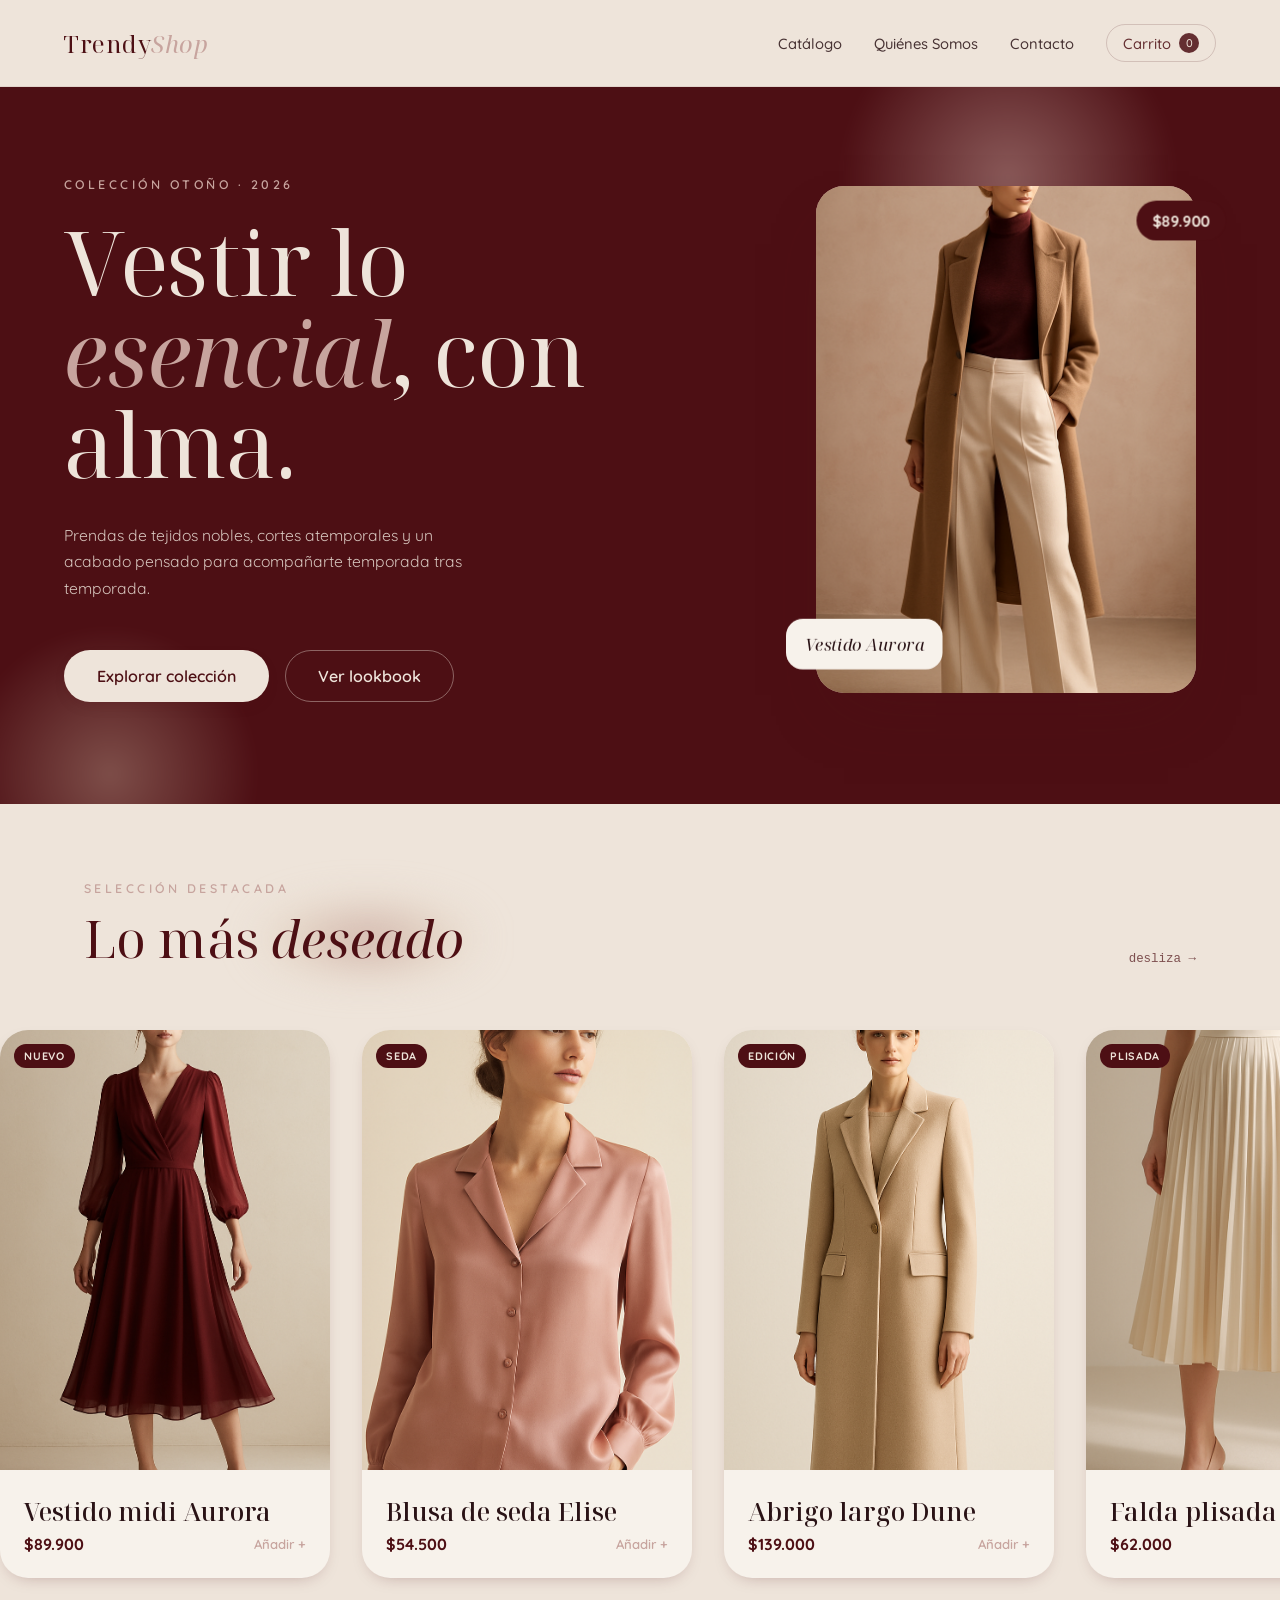
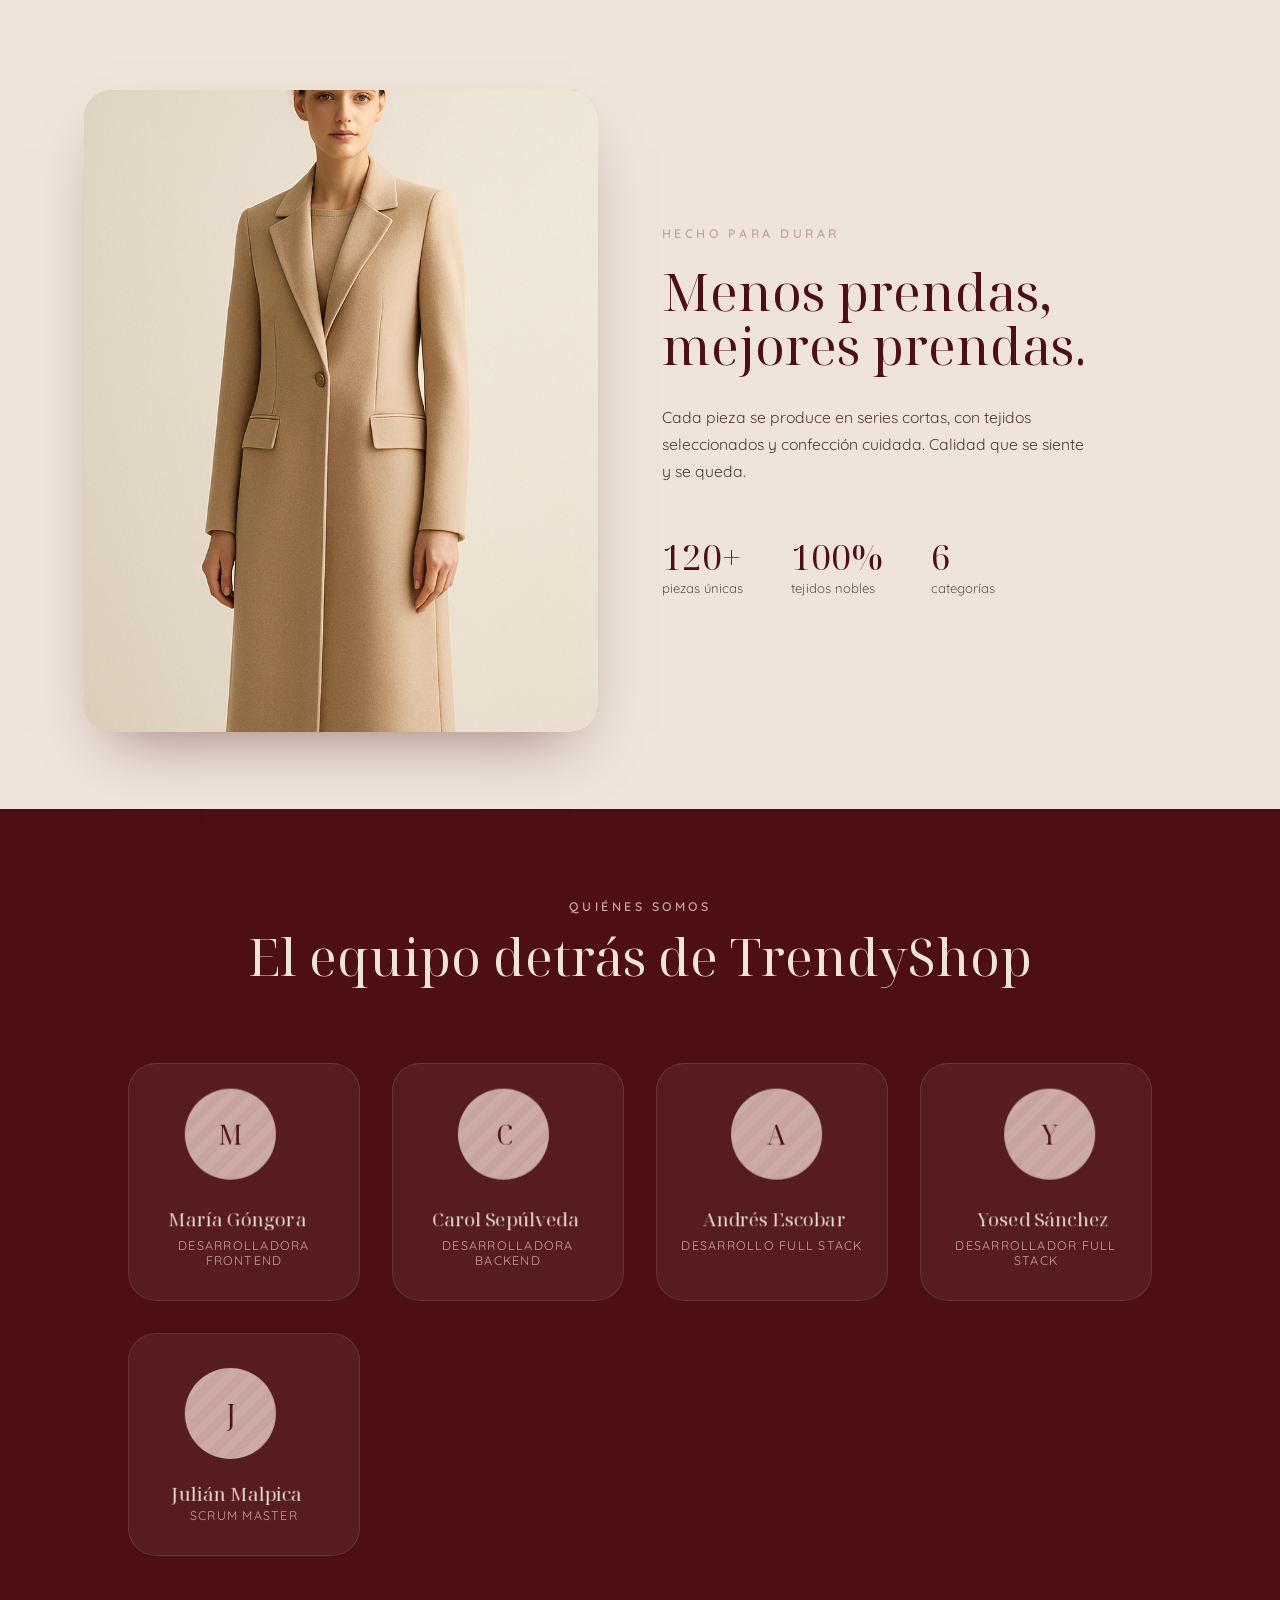
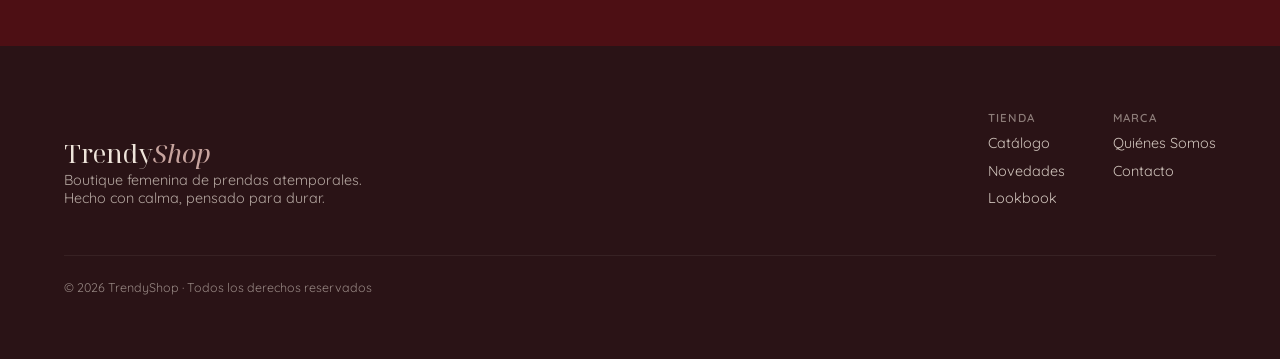
<file: index.html>
<!doctype html>
<html lang="es">
  <head>
    <meta charset="utf-8" />
    <meta name="viewport" content="width=device-width, initial-scale=1" />
    <title>TrendyShop · Boutique femenina</title>

    <link rel="preconnect" href="https://fonts.googleapis.com" />
    <link rel="preconnect" href="https://fonts.gstatic.com" crossorigin />
    <link
      href="https://fonts.googleapis.com/css2?family=Quicksand:wght@400;500;600;700&family=Noto+Serif+Display:ital,opsz,wght@0,10..72,400;0,10..72,500;1,10..72,500&display=swap"
      rel="stylesheet"
    />

    <link rel="stylesheet" href="./css/style.css" />

    <noscript
      ><style>
        .reveal {
          opacity: 1;
          transform: none;
        }
      </style></noscript
    >
  </head>
  <body>
    <header class="nav">
      <a href="index.html" class="logo">Trendy<em>Shop</em></a>
      <button class="nav__toggle" id="navToggle" aria-label="Abrir menú">
        <span></span><span></span><span></span>
      </button>
      <nav class="nav__links" id="navLinks">
        <a href="./catalogo/index.html">Catálogo</a>
        <a href="./quienes-somos/index.html">Quiénes Somos</a>
        <a href="./contactanos/index.html">Contacto</a>

        <div class="bag-wrap">
          <a href="./carrito/index.html" class="bag">
            Carrito <span class="bag__count">0</span>
          </a>
          <div class="mini-cart" id="mini-cart">
            <div class="mini-cart__items" id="mini-cart-items">
              <p class="mini-cart__empty">Tu bolsa está vacía</p>
            </div>
            <a href="./carrito/index.html" class="btn btn--solid mini-cart__go">Ver bolsa completa</a>
          </div>
        </div>
      </nav>
    </header>

    <main>
      <section class="hero-a">
        <div class="blob blob--1"></div>
        <div class="blob blob--2"></div>

        <div class="hero-a__inner">
          <div class="hero-a__text">
            <div class="eyebrow">Colección Otoño · 2026</div>
            <h1 class="hero__title" style="margin-top: var(--s3)">
              Vestir lo<br /><em>esencial</em>, con alma.
            </h1>
            <p class="hero__lead">
              Prendas de tejidos nobles, cortes atemporales y un acabado pensado
              para acompañarte temporada tras temporada.
            </p>
            <div class="hero__cta">
              <a href="#coleccion" class="btn btn--light">Explorar colección</a>
              <a href="#coleccion" class="btn btn--ghost-light">Ver lookbook</a>
            </div>
          </div>

          <div class="hero-a__media">
            <div class="float-card" data-tilt>
              <div class="float-card__img">
                <img src="./img/modelo.jpg" alt="Colección Otoño 2026" />
              </div>
              <div class="float-badge">Vestido Aurora</div>
              <div class="float-price">$89.900</div>
            </div>
          </div>
        </div>
      </section>

      <section id="coleccion" class="section">
        <div class="head-row reveal">
          <div>
            <div class="eyebrow">Selección destacada</div>
            <h2 class="section__title" style="margin-top: var(--s2)">
              Lo más <span class="glow"><span>deseado</span></span>
            </h2>
          </div>
          <span class="hint">desliza →</span>
        </div>
        <div class="rail reveal" id="rail"></div>

        <div class="editorial reveal">
          <div class="editorial__img">
            <img src="./img/prenda3.png" alt="Abrigo largo Dune — pieza editorial" />
          </div>
          <div class="editorial__text">
            <div class="eyebrow">Hecho para durar</div>
            <h2 class="section__title">Menos prendas,<br />mejores prendas.</h2>
            <p>
              Cada pieza se produce en series cortas, con tejidos seleccionados
              y confección cuidada. Calidad que se siente y se queda.
            </p>
            <div class="stats">
              <div>
                <div class="stat__num">120+</div>
                <div class="stat__label">piezas únicas</div>
              </div>
              <div>
                <div class="stat__num">100%</div>
                <div class="stat__label">tejidos nobles</div>
              </div>
              <div>
                <div class="stat__num">6</div>
                <div class="stat__label">categorías</div>
              </div>
            </div>
          </div>
        </div>
      </section>
    </main>

    <section id="nosotras" class="team">
      <div class="wrap">
        <div class="team__head">
          <div class="eyebrow">Quiénes somos</div>
          <h2 class="section__title" style="margin-top: var(--s2)">
            El equipo detrás de TrendyShop
          </h2>
        </div>
        <div class="team__grid reveal">
          <div class="member" data-tilt>
            <div class="member__avatar"><span>M</span></div>
            <div class="member__name">María Góngora</div>
            <div class="member__role">Desarrolladora Frontend</div>
          </div>
          <div class="member" data-tilt>
            <div class="member__avatar"><span>C</span></div>
            <div class="member__name">Carol Sepúlveda</div>
            <div class="member__role">Desarrolladora Backend</div>
          </div>
          <div class="member" data-tilt>
            <div class="member__avatar"><span>A</span></div>
            <div class="member__name">Andrés Escobar</div>
            <div class="member__role">Desarrollo Full Stack</div>
          </div>
          <div class="member" data-tilt>
            <div class="member__avatar"><span>Y</span></div>
            <div class="member__name">Yosed Sánchez</div>
            <div class="member__role">Desarrollador Full Stack</div>
          </div>
          <div class="member" data-tilt>
            <div class="member__avatar"><span>J</span></div>
            <div class="member__name">Julián Malpica</div>
            <div class="member__role">SCRUM Master</div>
          </div>
        </div>
      </div>
    </section>

    <footer class="footer">
      <div class="footer__top">
        <div>
          <a href="./index.html" class="footer__brand">
            Trendy<em style="font-style: italic; color: var(--rozy)">Shop</em>
          </a>
          <p>
            Boutique femenina de prendas atemporales. Hecho con calma, pensado
            para durar.
          </p>
        </div>
        <div class="footer__cols">
          <div class="footer__col">
            <b>Tienda</b>
            <a href="./catalogo/index.html">Catálogo</a>
            <a href="./catalogo/index.html">Novedades</a>
            <a href="./catalogo/index.html">Lookbook</a>
          </div>
          <div class="footer__col">
            <b>Marca</b>
            <a href="./quienes-somos/index.html">Quiénes Somos</a>
            <a href="./contactanos/index.html">Contacto</a>

          </div>
        </div>
      </div>
      <div class="footer__legal">
        © 2026 TrendyShop · Todos los derechos reservados
      </div>
    </footer>

    <div class="modal" id="modal" hidden>
      <div class="modal__card">
        <button class="modal__close" id="modalClose" aria-label="Cerrar">×</button>
        <div class="modal__img">
          <img id="mImg" alt="" />
        </div>
        <div class="modal__body">
          <div class="modal__tag" id="mTag"></div>
          <h3 class="modal__name" id="mName"></h3>
          <div class="modal__price" id="mPrice"></div>
          <p class="modal__desc" id="mDesc"></p>
          <div class="modal__fabric" id="mFabric"></div>
          <div class="modal__sizes" id="mSizes"></div>
          <div class="modal__actions">
            <button class="btn btn--solid" id="btnAddToBag">Añadir a la bolsa</button>
            <button class="btn btn--ghost" id="goCatalogo">Ver en el catálogo →</button>
          </div>
        </div>
      </div>
    </div>

    <script type="module" src="js/main.js"></script>
  </body>
</html>
</file>
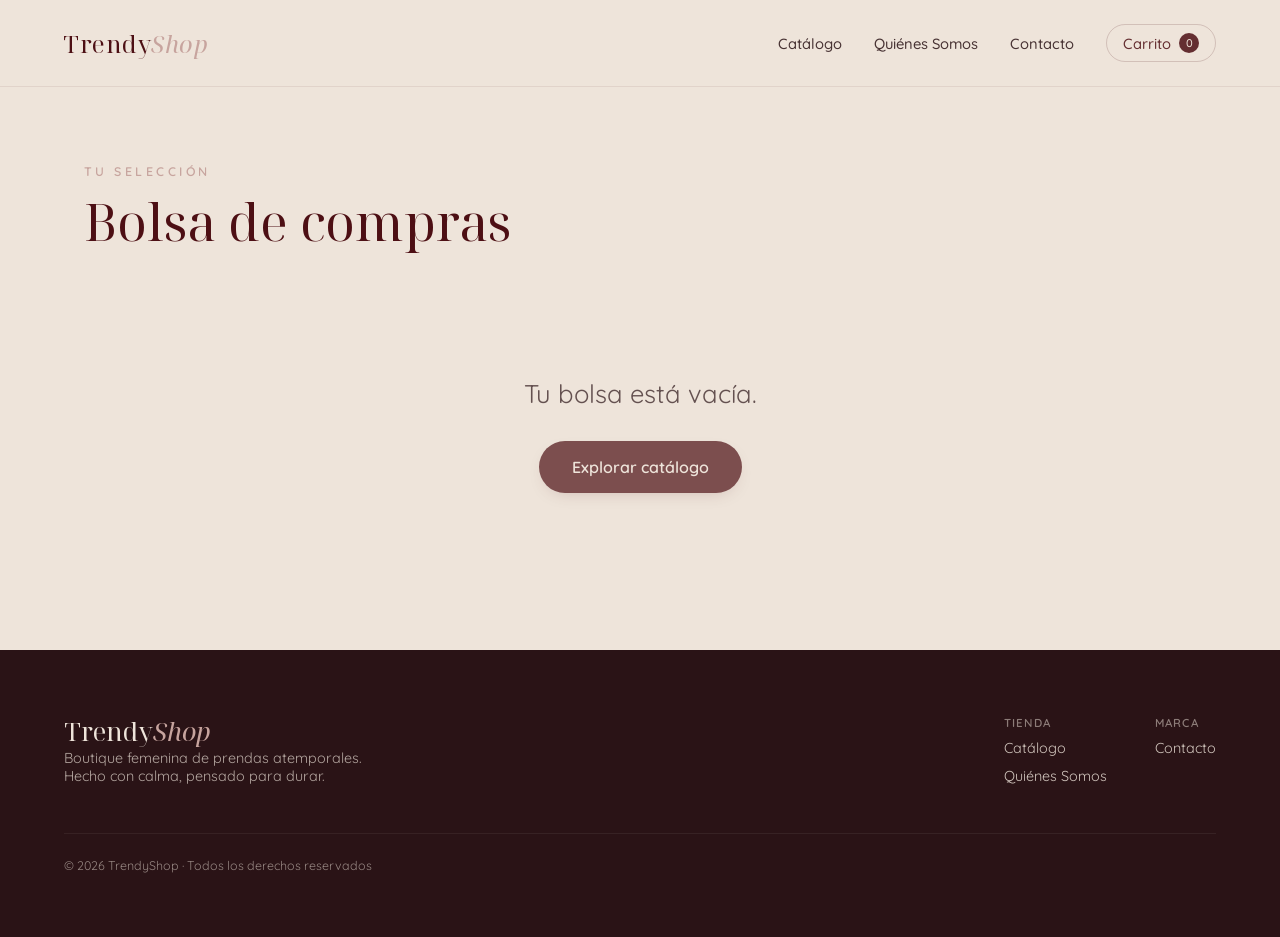
<file: carrito/index.html>
<!doctype html>
<html lang="es">
  <head>
    <meta charset="utf-8" />
    <meta name="viewport" content="width=device-width, initial-scale=1" />
    <title>TrendyShop · Carrito</title>
    <link rel="preconnect" href="https://fonts.googleapis.com" />
    <link rel="preconnect" href="https://fonts.gstatic.com" crossorigin />
    <link
      href="https://fonts.googleapis.com/css2?family=Quicksand:wght@400;500;600;700&family=Noto+Serif+Display:ital,opsz,wght@0,10..72,400;0,10..72,500;1,10..72,500&display=swap"
      rel="stylesheet"
    />
    <link rel="stylesheet" href="../css/style.css" />
  </head>
  <body>
    <header class="nav">
      <a href="../index.html" class="logo">Trendy<em>Shop</em></a>
      <button class="nav__toggle" id="navToggle" aria-label="Abrir menú">
        <span></span><span></span><span></span>
      </button>
      <nav class="nav__links" id="navLinks">
        <a href="../catalogo/index.html">Catálogo</a>
        <a href="../quienes-somos/index.html">Quiénes Somos</a>
        <a href="../contactanos/index.html">Contacto</a>
        <div class="bag-wrap">
          <a href="../carrito/index.html" class="bag">
            Carrito <span class="bag__count">0</span>
          </a>
          <div class="mini-cart" id="mini-cart">
            <div class="mini-cart__items" id="mini-cart-items">
              <p class="mini-cart__empty">Tu bolsa está vacía</p>
            </div>
            <a href="../carrito/index.html" class="btn btn--solid mini-cart__go">Ver bolsa completa</a>
          </div>
        </div>
      </nav>
    </header>

    <section class="section">
      <div class="wrap">
        <div class="eyebrow">Tu selección</div>
        <h1 class="section__title" style="margin-top: var(--s2); margin-bottom: var(--s6)">
          Bolsa de compras
        </h1>

        <div id="cart-items"></div>

        <div id="cart-empty" class="cart-empty" hidden>
          <p>Tu bolsa está vacía.</p>
          <a href="../catalogo/index.html" class="btn btn--solid">Explorar catálogo</a>
        </div>

        <div id="cart-summary" class="cart-summary" hidden>
          <div class="cart-summary__row">
            <span>Total</span>
            <span class="cart-summary__total" id="cart-total">$0</span>
          </div>
          <div class="cart-summary__actions">
            <button class="btn btn--ghost" id="btn-clear">Vaciar bolsa</button>
            <button class="btn btn--solid" id="btn-buy">Confirmar compra</button>
          </div>
        </div>
      </div>
    </section>

    <footer class="footer">
      <div class="footer__top">
        <div>
          <a href="../index.html" class="footer__brand">
            Trendy<em style="font-style: italic; color: var(--rozy)">Shop</em>
          </a>
          <p>Boutique femenina de prendas atemporales. Hecho con calma, pensado para durar.</p>
        </div>
        <div class="footer__cols">
          <div class="footer__col">
            <b>Tienda</b>
            <a href="../catalogo/index.html">Catálogo</a>
            <a href="../quienes-somos/index.html">Quiénes Somos</a>
          </div>
          <div class="footer__col">
            <b>Marca</b>
            <a href="../contactanos/index.html">Contacto</a>

          </div>
        </div>
      </div>
      <div class="footer__legal">© 2026 TrendyShop · Todos los derechos reservados</div>
    </footer>

    <script type="module" src="../js/carrito-page.js"></script>
  </body>
</html>
</file>
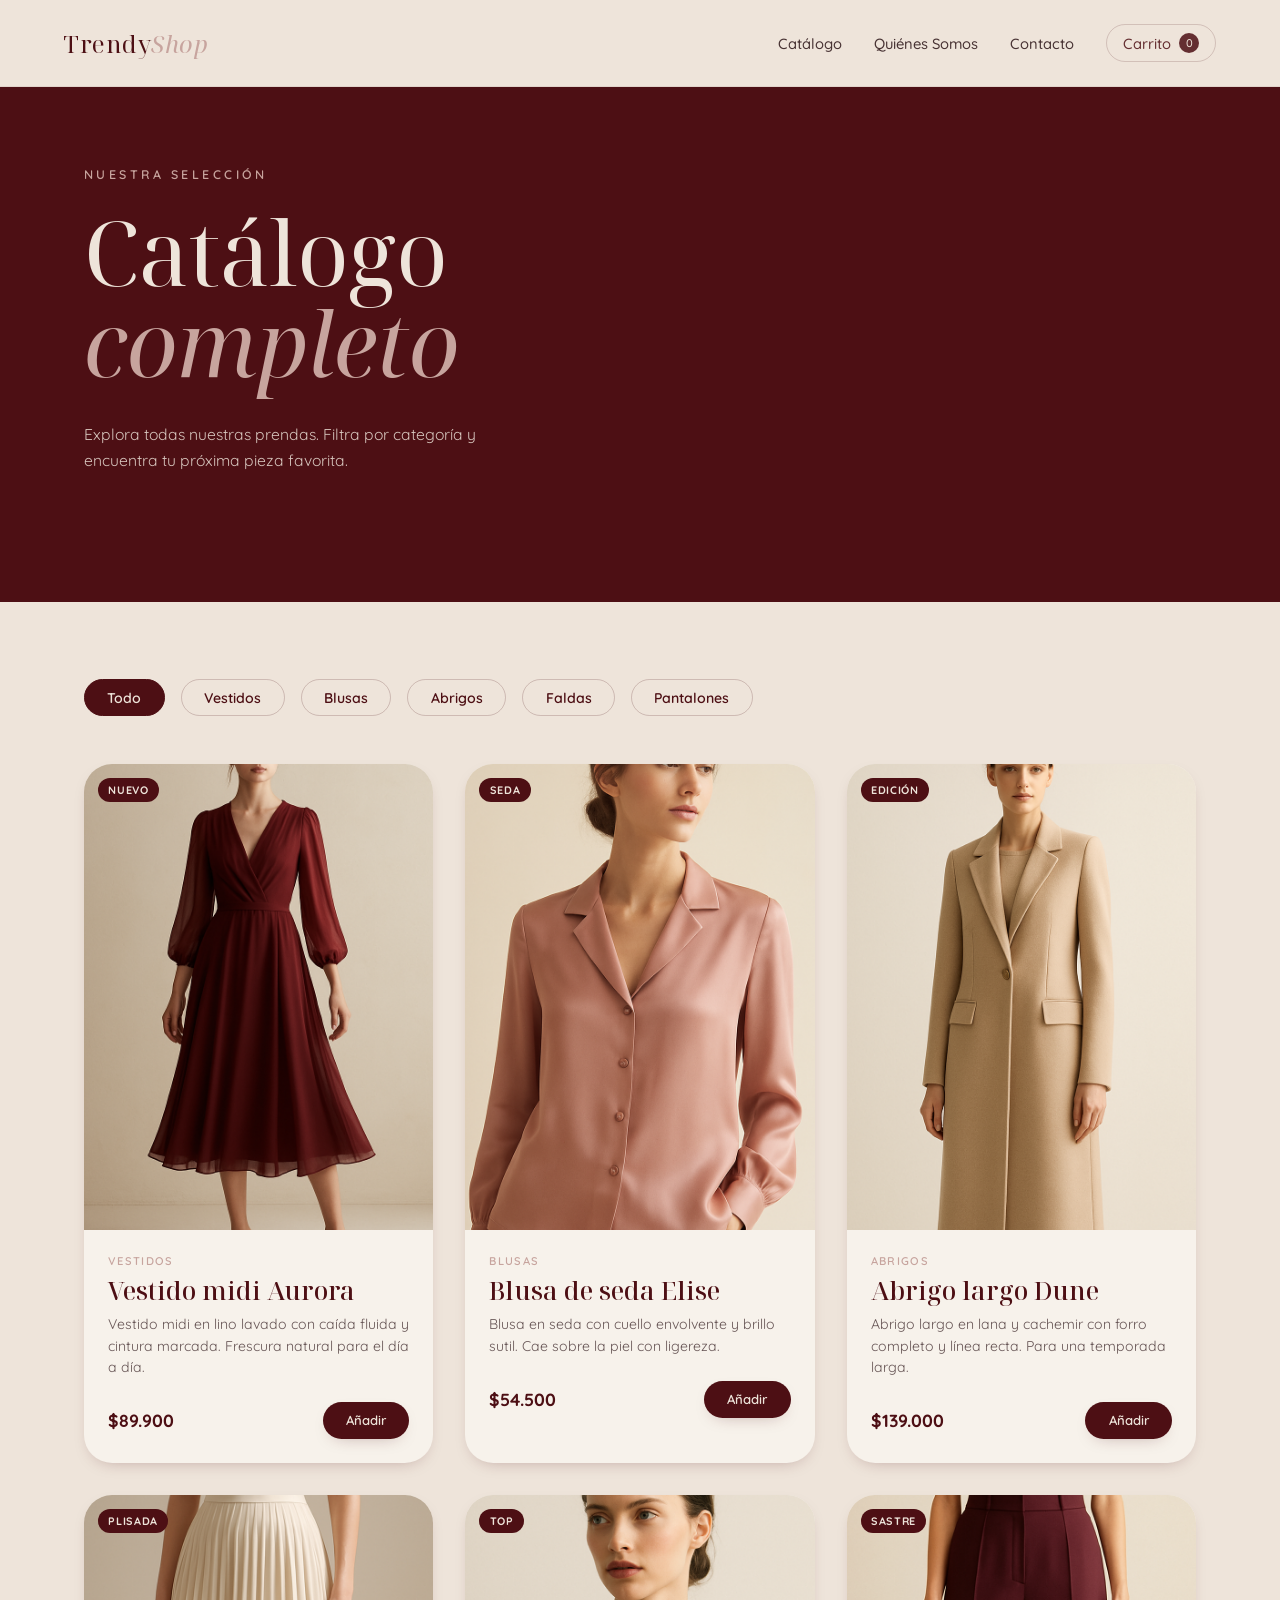
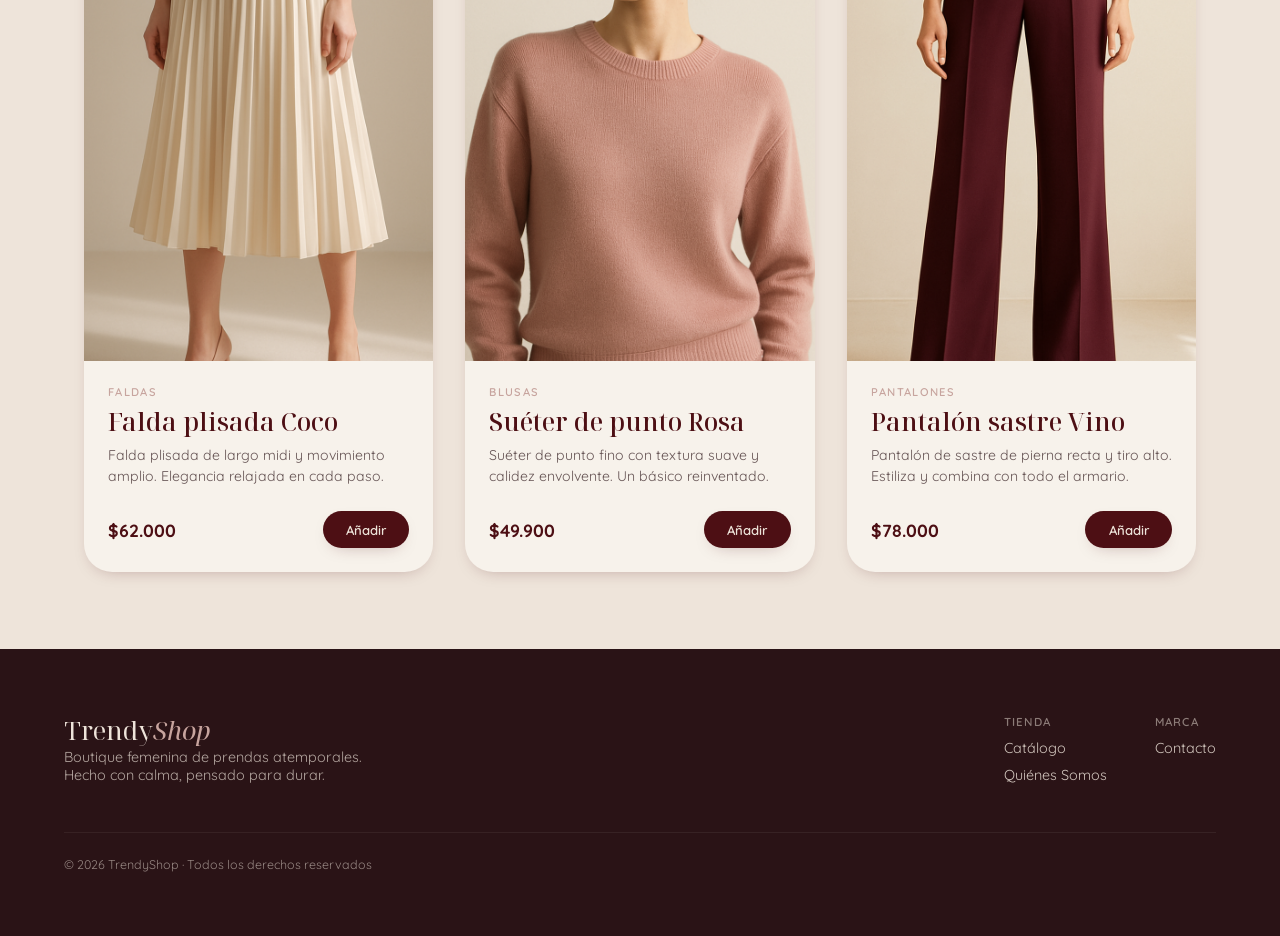
<file: catalogo/index.html>
<!doctype html>
<html lang="es">
  <head>
    <meta charset="utf-8" />
    <meta name="viewport" content="width=device-width, initial-scale=1" />
    <title>TrendyShop · Catálogo</title>

    <link rel="preconnect" href="https://fonts.googleapis.com" />
    <link rel="preconnect" href="https://fonts.gstatic.com" crossorigin />
    <link
      href="https://fonts.googleapis.com/css2?family=Quicksand:wght@400;500;600;700&family=Noto+Serif+Display:ital,opsz,wght@0,10..72,400;0,10..72,500;1,10..72,500&display=swap"
      rel="stylesheet"
    />

    <link rel="stylesheet" href="../css/style.css" />

    <noscript><style>.reveal{opacity:1;transform:none}</style></noscript>
  </head>
  <body>
    <header class="nav">
      <a href="../index.html" class="logo">Trendy<em>Shop</em></a>
      <button class="nav__toggle" id="navToggle" aria-label="Abrir menú">
        <span></span><span></span><span></span>
      </button>
      <nav class="nav__links" id="navLinks">
        <a href="../catalogo/index.html">Catálogo</a>
        <a href="../quienes-somos/index.html">Quiénes Somos</a>
        <a href="../contactanos/index.html">Contacto</a>
        <div class="bag-wrap">
          <a href="../carrito/index.html" class="bag">
            Carrito <span class="bag__count">0</span>
          </a>
          <div class="mini-cart" id="mini-cart">
            <div class="mini-cart__items" id="mini-cart-items">
              <p class="mini-cart__empty">Tu bolsa está vacía</p>
            </div>
            <a href="../carrito/index.html" class="btn btn--solid mini-cart__go">Ver bolsa completa</a>
          </div>
        </div>
      </nav>
    </header>

    <section class="cat-hero">
      <div class="wrap">
        <div class="eyebrow">Nuestra selección</div>
        <h1 class="hero__title" style="margin-top: var(--s3)">
          Catálogo<br /><em>completo</em>
        </h1>
        <p class="hero__lead">
          Explora todas nuestras prendas. Filtra por categoría y encuentra tu
          próxima pieza favorita.
        </p>
      </div>
    </section>

    <section class="section">
      <div class="wrap">
        <div class="cat-filters reveal" id="filtros">
          <button class="cat-filter is-active" data-cat="Todo">Todo</button>
          <button class="cat-filter" data-cat="Vestidos">Vestidos</button>
          <button class="cat-filter" data-cat="Blusas">Blusas</button>
          <button class="cat-filter" data-cat="Abrigos">Abrigos</button>
          <button class="cat-filter" data-cat="Faldas">Faldas</button>
          <button class="cat-filter" data-cat="Pantalones">Pantalones</button>
        </div>
        <div class="cat-grid reveal" id="productos"></div>
      </div>
    </section>

    <footer class="footer">
      <div class="footer__top">
        <div>
          <a href="../index.html" class="footer__brand">
            Trendy<em style="font-style: italic; color: var(--rozy)">Shop</em>
          </a>
          <p>Boutique femenina de prendas atemporales. Hecho con calma, pensado para durar.</p>
        </div>
        <div class="footer__cols">
          <div class="footer__col">
            <b>Tienda</b>
            <a href="../catalogo/index.html">Catálogo</a>
            <a href="../quienes-somos/index.html">Quiénes Somos</a>
          </div>
          <div class="footer__col">
            <b>Marca</b>
            <a href="../contactanos/index.html">Contacto</a>

          </div>
        </div>
      </div>
      <div class="footer__legal">© 2026 TrendyShop · Todos los derechos reservados</div>
    </footer>

    <div class="modal" id="cat-modal" hidden>
      <div class="modal__card">
        <button class="modal__close" id="catModalClose" aria-label="Cerrar">×</button>
        <div class="modal__img">
          <img id="cmImg" alt="" />
        </div>
        <div class="modal__body">
          <div class="modal__tag" id="cmTag"></div>
          <h3 class="modal__name" id="cmName"></h3>
          <div class="modal__price" id="cmPrice"></div>
          <p class="modal__desc" id="cmDesc"></p>
          <div class="modal__fabric" id="cmFabric"></div>
          <div class="modal__sizes" id="cmSizes"></div>
          <div class="modal__actions">
            <button class="btn btn--solid" id="cmAddBtn">Añadir a la bolsa</button>
          </div>
        </div>
      </div>
    </div>

    <script type="module" src="../js/catalogo.js"></script>
  </body>
</html>
</file>
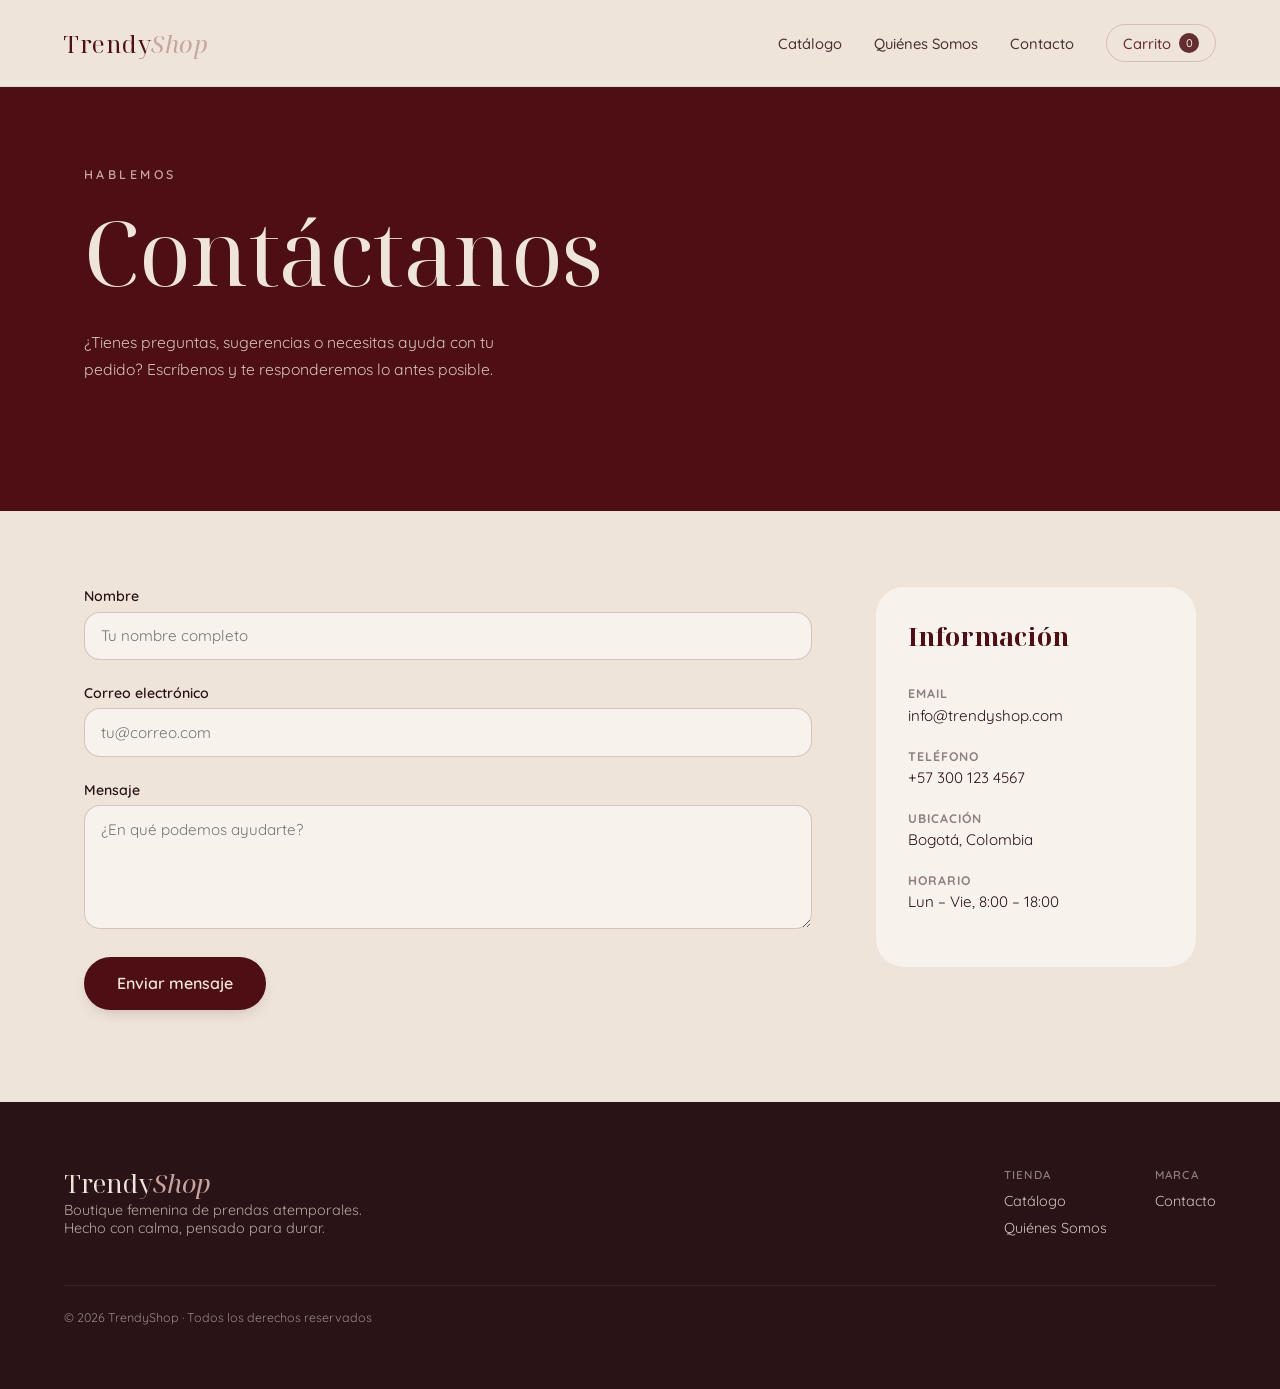
<file: contactanos/index.html>
<!doctype html>
<html lang="es">
  <head>
    <meta charset="utf-8" />
    <meta name="viewport" content="width=device-width, initial-scale=1" />
    <title>TrendyShop · Contacto</title>
    <link rel="preconnect" href="https://fonts.googleapis.com" />
    <link rel="preconnect" href="https://fonts.gstatic.com" crossorigin />
    <link
      href="https://fonts.googleapis.com/css2?family=Quicksand:wght@400;500;600;700&family=Noto+Serif+Display:ital,opsz,wght@0,10..72,400;0,10..72,500;1,10..72,500&display=swap"
      rel="stylesheet"
    />
    <link rel="stylesheet" href="../css/style.css" />
  </head>
  <body>
    <header class="nav">
      <a href="../index.html" class="logo">Trendy<em>Shop</em></a>
      <button class="nav__toggle" id="navToggle" aria-label="Abrir menú">
        <span></span><span></span><span></span>
      </button>
      <nav class="nav__links" id="navLinks">
        <a href="../catalogo/index.html">Catálogo</a>
        <a href="../quienes-somos/index.html">Quiénes Somos</a>
        <a href="../contactanos/index.html">Contacto</a>
        <div class="bag-wrap">
          <a href="../carrito/index.html" class="bag">
            Carrito <span class="bag__count">0</span>
          </a>
          <div class="mini-cart" id="mini-cart">
            <div class="mini-cart__items" id="mini-cart-items">
              <p class="mini-cart__empty">Tu bolsa está vacía</p>
            </div>
            <a href="../carrito/index.html" class="btn btn--solid mini-cart__go">Ver bolsa completa</a>
          </div>
        </div>
      </nav>
    </header>

    <section class="contact-hero">
      <div class="wrap">
        <div class="eyebrow">Hablemos</div>
        <h1 class="hero__title" style="margin-top: var(--s3)">
          Contáctanos
        </h1>
        <p class="hero__lead">
          ¿Tienes preguntas, sugerencias o necesitas ayuda con tu pedido?
          Escríbenos y te responderemos lo antes posible.
        </p>
      </div>
    </section>

    <section class="section">
      <div class="wrap">
        <div class="contact-layout">
          <form
            id="form-contacto"
            class="contact-form reveal"
            action="https://formspree.io/f/mgobgkaq"
            method="post"
          >
            <div class="contact-field">
              <label for="nombre">Nombre</label>
              <input type="text" id="nombre" name="nombre" placeholder="Tu nombre completo" required />
            </div>
            <div class="contact-field">
              <label for="email">Correo electrónico</label>
              <input type="email" id="email" name="email" placeholder="tu@correo.com" required />
            </div>
            <div class="contact-field">
              <label for="mensaje">Mensaje</label>
              <textarea id="mensaje" name="mensaje" rows="5" placeholder="¿En qué podemos ayudarte?" required></textarea>
            </div>
            <button type="submit" class="btn btn--solid">Enviar mensaje</button>
            <p id="form-status" class="contact-status"></p>
          </form>

          <div class="contact-info reveal">
            <h3>Información</h3>
            <div class="contact-info__item">
              <strong>Email</strong>
              <span>info@trendyshop.com</span>
            </div>
            <div class="contact-info__item">
              <strong>Teléfono</strong>
              <span>+57 300 123 4567</span>
            </div>
            <div class="contact-info__item">
              <strong>Ubicación</strong>
              <span>Bogotá, Colombia</span>
            </div>
            <div class="contact-info__item">
              <strong>Horario</strong>
              <span>Lun – Vie, 8:00 – 18:00</span>
            </div>
          </div>
        </div>
      </div>
    </section>

    <footer class="footer">
      <div class="footer__top">
        <div>
          <a href="../index.html" class="footer__brand">
            Trendy<em style="font-style: italic; color: var(--rozy)">Shop</em>
          </a>
          <p>Boutique femenina de prendas atemporales. Hecho con calma, pensado para durar.</p>
        </div>
        <div class="footer__cols">
          <div class="footer__col">
            <b>Tienda</b>
            <a href="../catalogo/index.html">Catálogo</a>
            <a href="../quienes-somos/index.html">Quiénes Somos</a>
          </div>
          <div class="footer__col">
            <b>Marca</b>
            <a href="../contactanos/index.html">Contacto</a>

          </div>
        </div>
      </div>
      <div class="footer__legal">© 2026 TrendyShop · Todos los derechos reservados</div>
    </footer>

    <script type="module">
      import { updateBadges } from "../js/cart.js";
      import { initReveal, initNavToggle } from "../js/ux.js";
      updateBadges();
      initReveal();
      initNavToggle();
    </script>
    <script src="../js/contactanos.js"></script>
  </body>
</html>
</file>
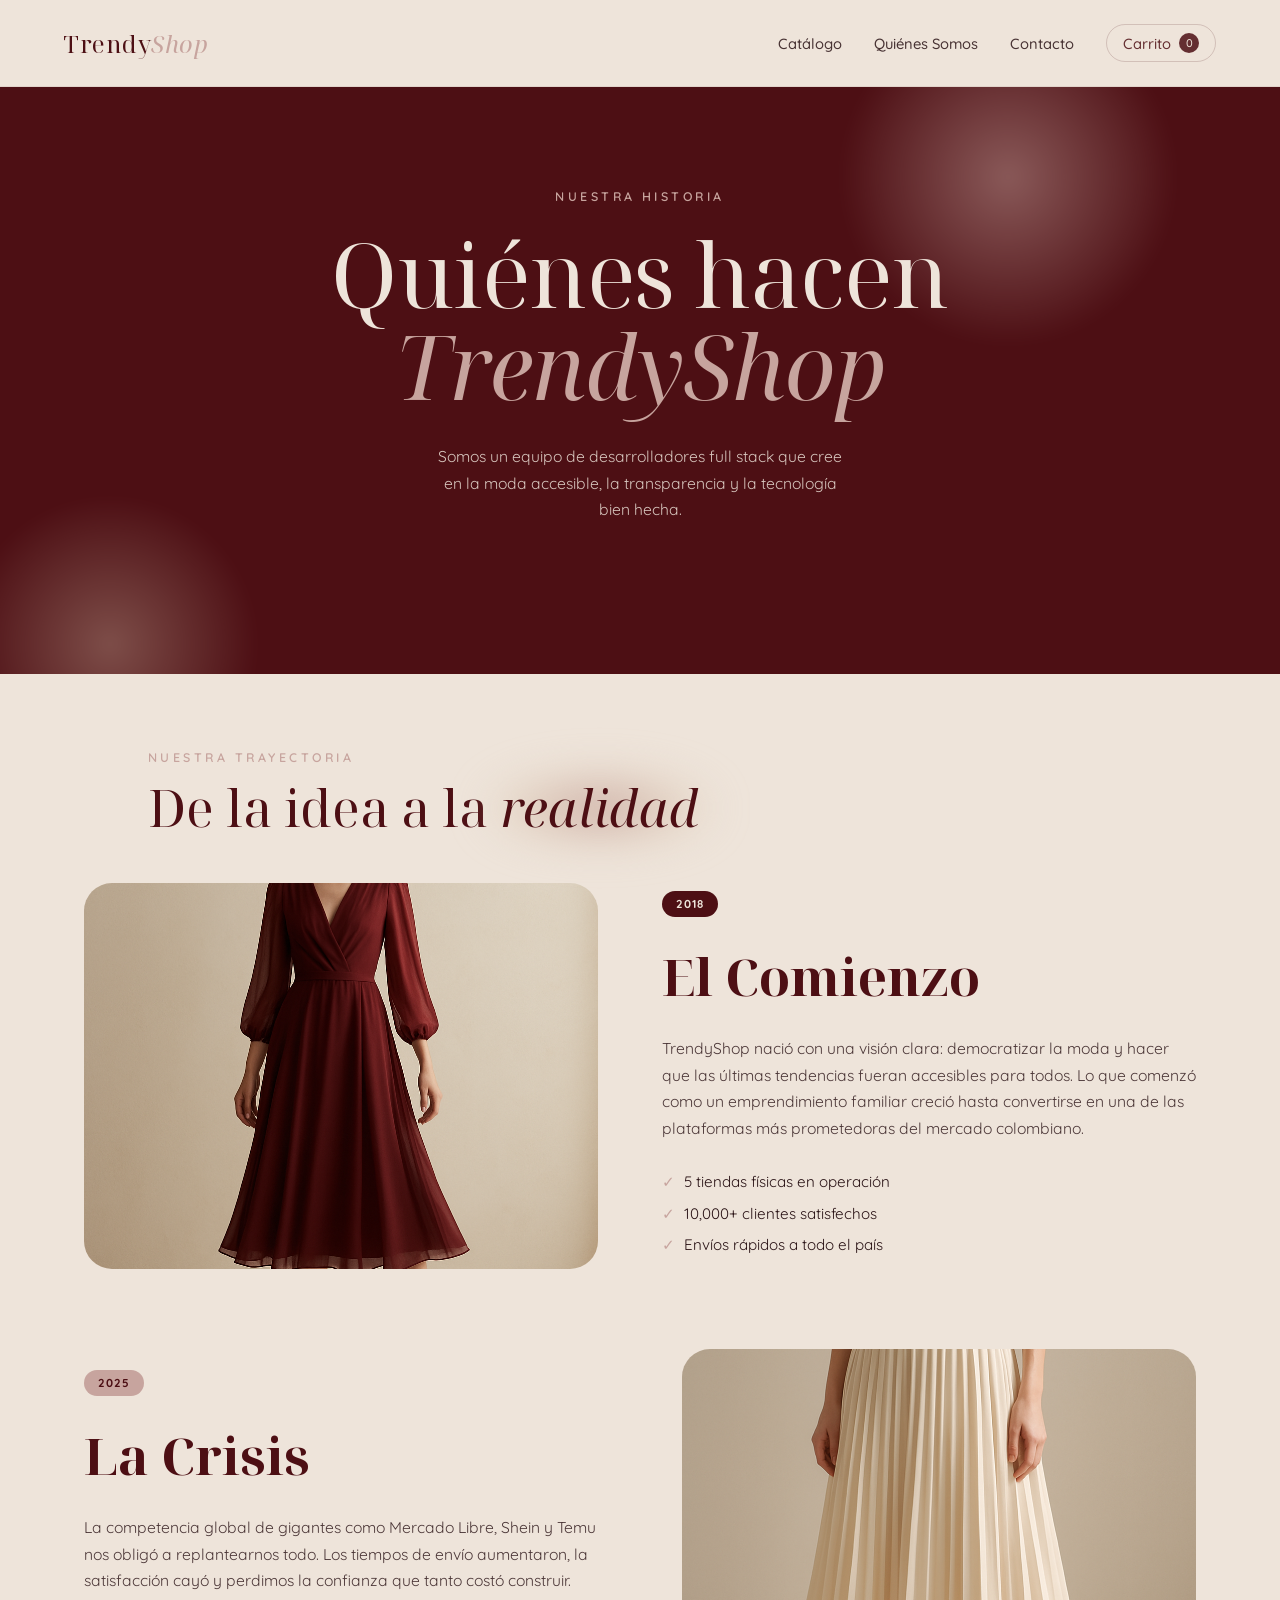
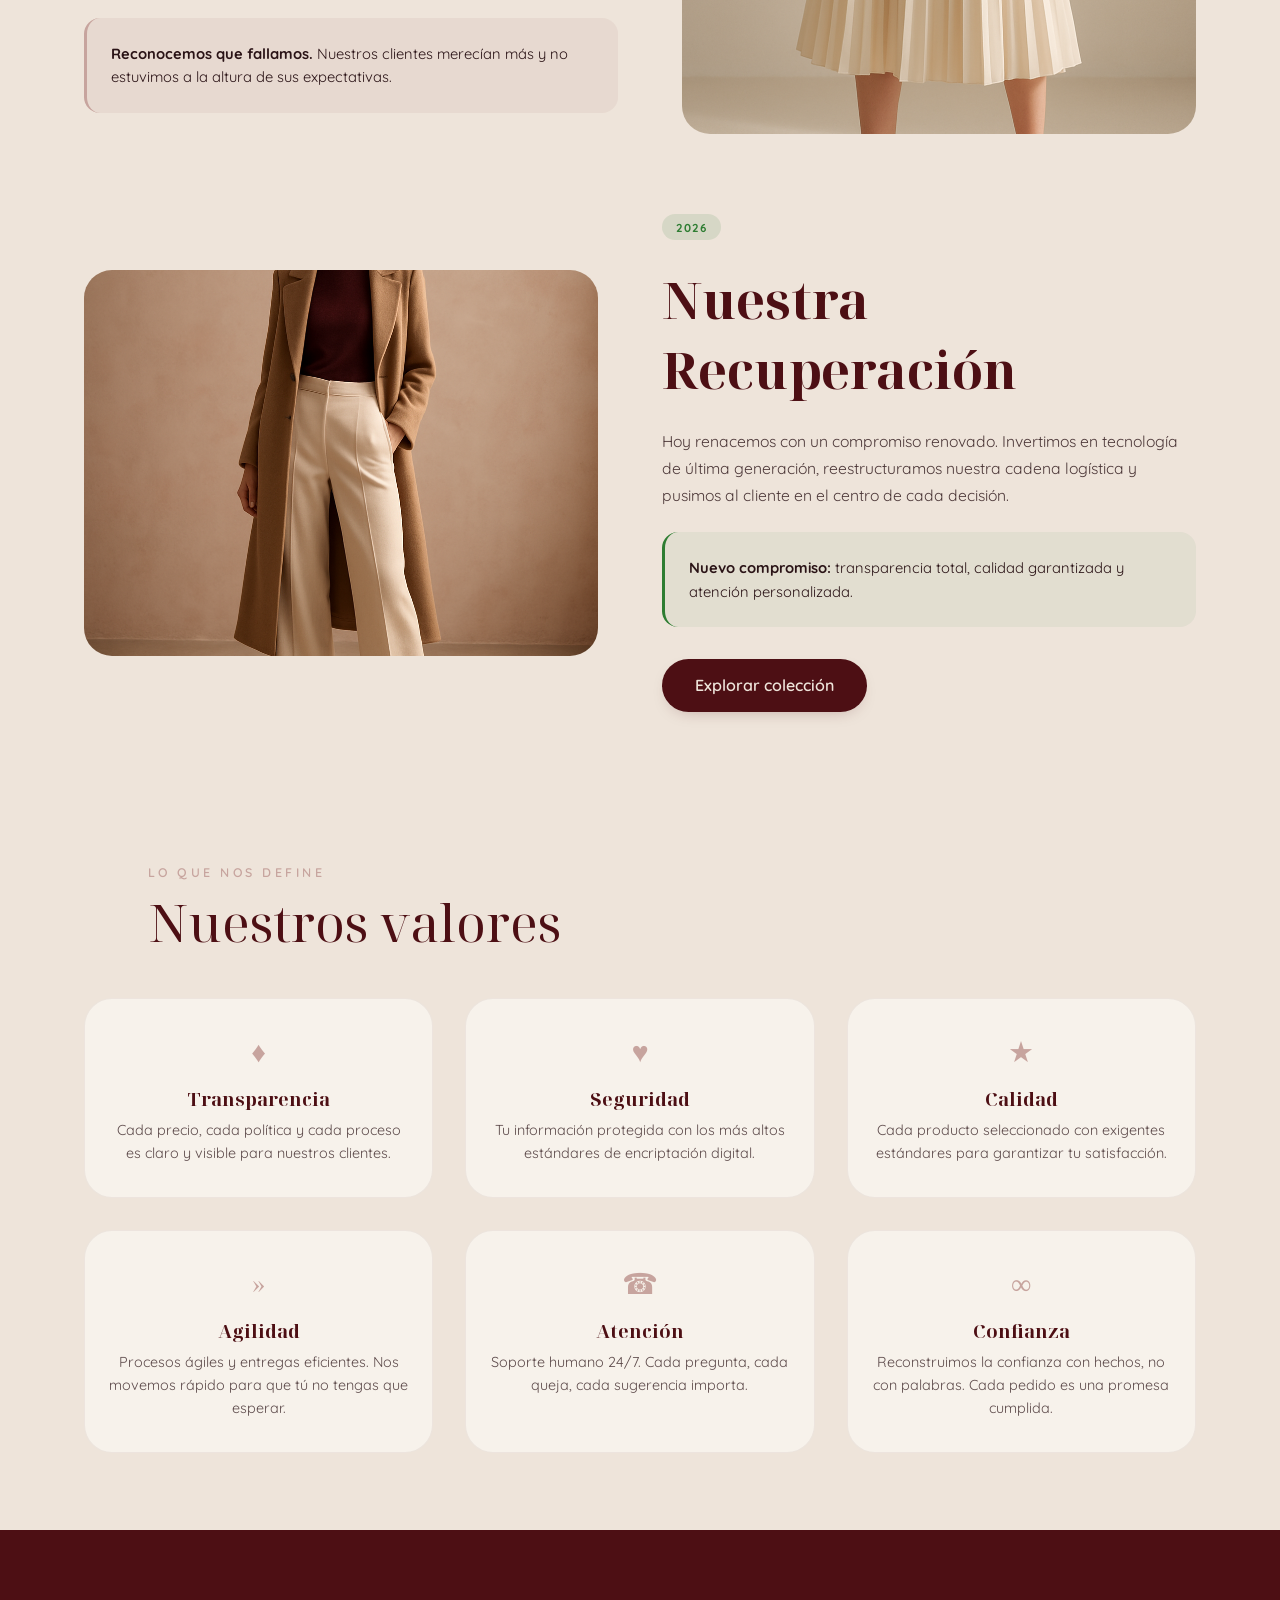
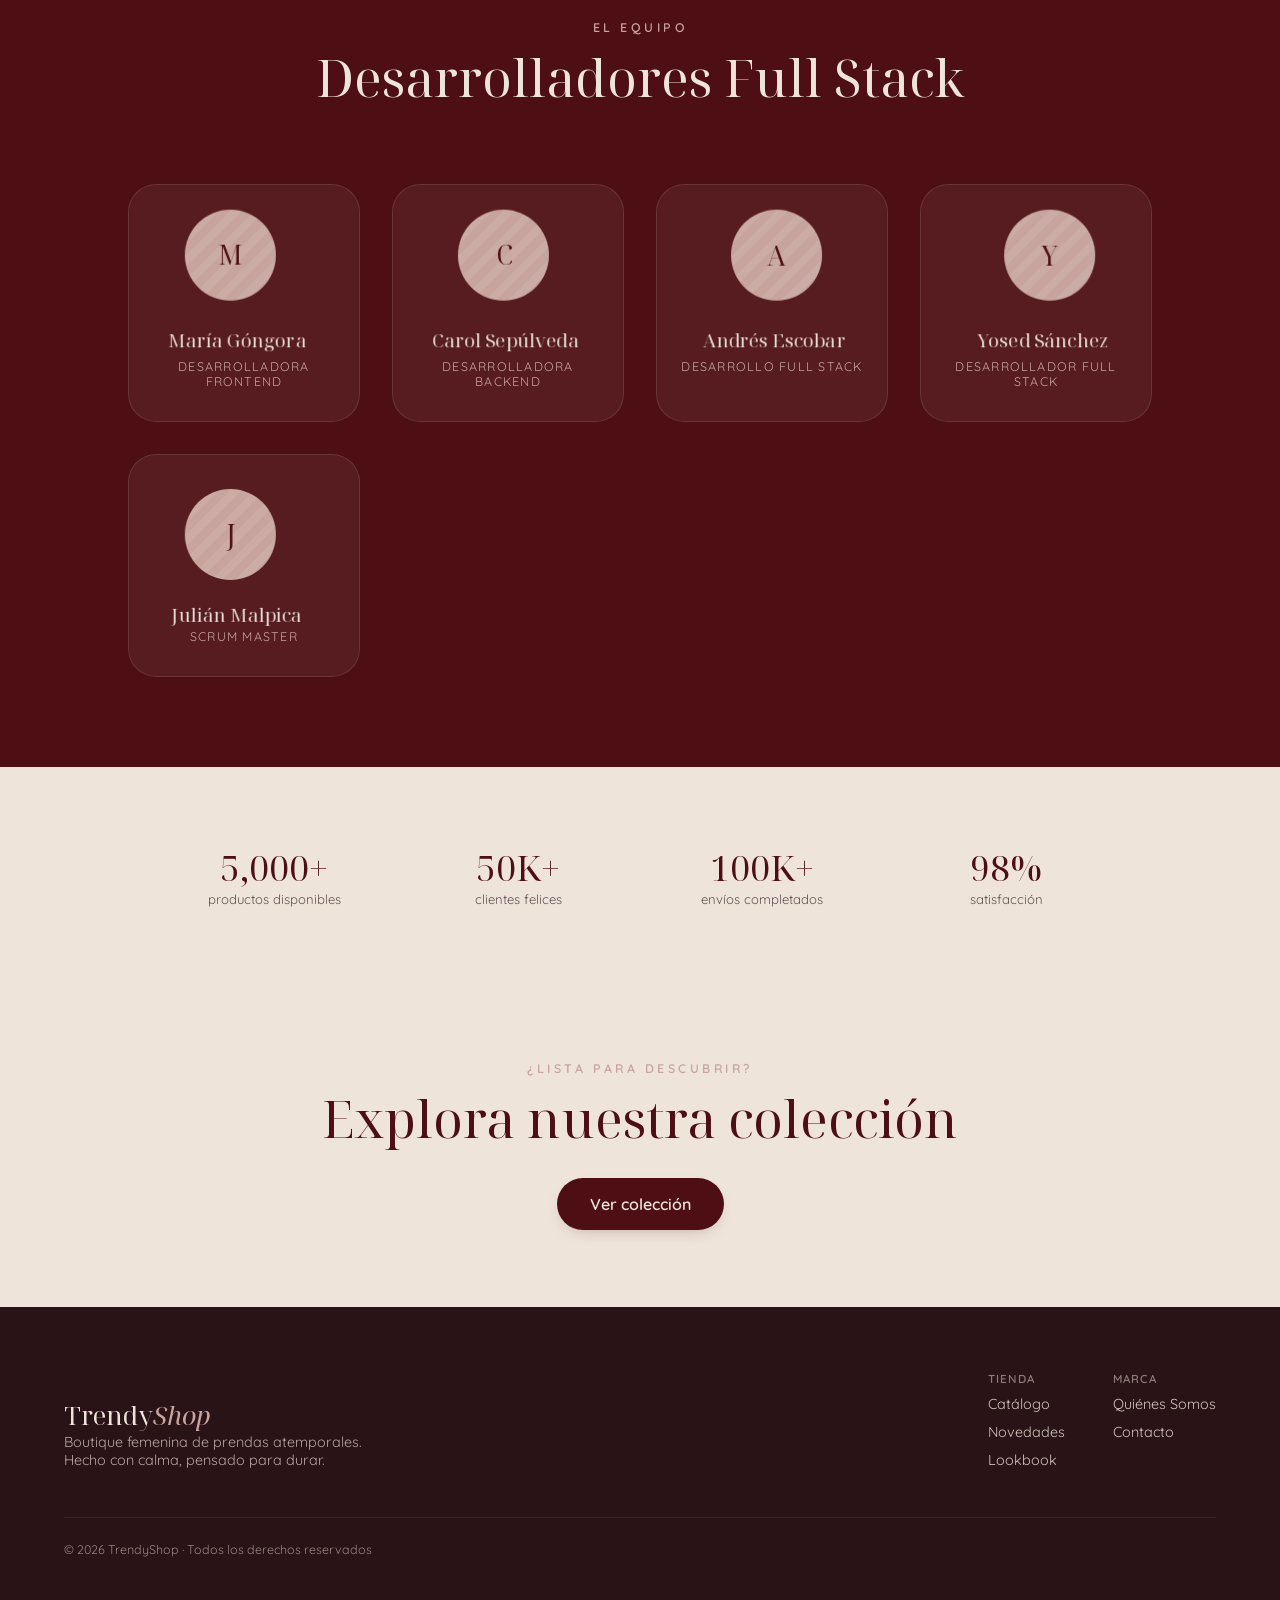
<file: quienes-somos/index.html>
<!doctype html>
<html lang="es">
  <head>
    <meta charset="utf-8" />
    <meta name="viewport" content="width=device-width, initial-scale=1" />
    <title>TrendyShop · Quiénes Somos</title>

    <link rel="preconnect" href="https://fonts.googleapis.com" />
    <link rel="preconnect" href="https://fonts.gstatic.com" crossorigin />
    <link
      href="https://fonts.googleapis.com/css2?family=Quicksand:wght@400;500;600;700&family=Noto+Serif+Display:ital,opsz,wght@0,10..72,400;0,10..72,500;1,10..72,500&display=swap"
      rel="stylesheet"
    />

    <link rel="stylesheet" href="../css/style.css" />
  </head>
  <body>
    <header class="nav">
      <a href="../index.html" class="logo">Trendy<em>Shop</em></a>
      <button class="nav__toggle" id="navToggle" aria-label="Abrir menú">
        <span></span><span></span><span></span>
      </button>
      <nav class="nav__links" id="navLinks">
        <a href="../catalogo/index.html">Catálogo</a>
        <a href="../quienes-somos/index.html">Quiénes Somos</a>
        <a href="../contactanos/index.html">Contacto</a>
        <div class="bag-wrap">
          <a href="../carrito/index.html" class="bag">
            Carrito <span class="bag__count">0</span>
          </a>
          <div class="mini-cart" id="mini-cart">
            <div class="mini-cart__items" id="mini-cart-items">
              <p class="mini-cart__empty">Tu bolsa está vacía</p>
            </div>
            <a href="../carrito/index.html" class="btn btn--solid mini-cart__go">Ver bolsa completa</a>
          </div>
        </div>
      </nav>
    </header>

    <section class="about-hero">
      <div class="blob blob--1"></div>
      <div class="blob blob--2"></div>
      <div class="wrap" style="position: relative">
        <div class="eyebrow">Nuestra historia</div>
        <h1 class="hero__title" style="margin-top: var(--s3)">
          Quiénes hacen<br /><em>TrendyShop</em>
        </h1>
        <p class="hero__lead">
          Somos un equipo de desarrolladores full stack que cree en la moda
          accesible, la transparencia y la tecnología bien hecha.
        </p>
      </div>
    </section>

    <section class="section">
      <div class="wrap">
        <div class="head-row reveal">
          <div>
            <div class="eyebrow">Nuestra trayectoria</div>
            <h2 class="section__title" style="margin-top: var(--s2)">
              De la idea a la
              <span class="glow"><span>realidad</span></span>
            </h2>
          </div>
        </div>

        <div class="story reveal">
          <div class="story__img">
            <img src="../img/prenda1.png" alt="TrendyShop en sus inicios — Vestido Aurora" />
          </div>
          <div class="story__text">
            <span class="story__badge story__badge--dark">2018</span>
            <h3>El Comienzo</h3>
            <p>
              TrendyShop nació con una visión clara: democratizar la moda y
              hacer que las últimas tendencias fueran accesibles para todos. Lo
              que comenzó como un emprendimiento familiar creció hasta
              convertirse en una de las plataformas más prometedoras del mercado
              colombiano.
            </p>
            <ul class="story__list">
              <li>5 tiendas físicas en operación</li>
              <li>10,000+ clientes satisfechos</li>
              <li>Envíos rápidos a todo el país</li>
            </ul>
          </div>
        </div>

        <div class="story story--reverse reveal">
          <div class="story__img">
            <img src="../img/prenda4.png" alt="Momentos de reflexión — Falda Coco" />
          </div>
          <div class="story__text">
            <span class="story__badge story__badge--warn">2025</span>
            <h3>La Crisis</h3>
            <p>
              La competencia global de gigantes como Mercado Libre, Shein y Temu
              nos obligó a replantearnos todo. Los tiempos de envío aumentaron,
              la satisfacción cayó y perdimos la confianza que tanto costó
              construir.
            </p>
            <div class="story__alert story__alert--warn">
              <strong>Reconocemos que fallamos.</strong> Nuestros clientes
              merecían más y no estuvimos a la altura de sus expectativas.
            </div>
          </div>
        </div>

        <div class="story reveal">
          <div class="story__img">
            <img src="../img/modelo.jpg" alt="El nuevo TrendyShop — equipo renovado" />
          </div>
          <div class="story__text">
            <span class="story__badge story__badge--ok">2026</span>
            <h3>Nuestra Recuperación</h3>
            <p>
              Hoy renacemos con un compromiso renovado. Invertimos en tecnología
              de última generación, reestructuramos nuestra cadena logística y
              pusimos al cliente en el centro de cada decisión.
            </p>
            <div class="story__alert story__alert--ok">
              <strong>Nuevo compromiso:</strong> transparencia total, calidad
              garantizada y atención personalizada.
            </div>
            <a
              href="../catalogo/index.html"
              class="btn btn--solid"
              style="margin-top: var(--s4)"
              >Explorar colección</a
            >
          </div>
        </div>
      </div>
    </section>

    <section class="section section--linen">
      <div class="wrap">
        <div class="head-row reveal">
          <div>
            <div class="eyebrow">Lo que nos define</div>
            <h2 class="section__title" style="margin-top: var(--s2)">
              Nuestros valores
            </h2>
          </div>
        </div>
        <div class="values-grid reveal">
          <div class="value-item" data-tilt>
            <div class="value-sym">&diams;</div>
            <h4>Transparencia</h4>
            <p>
              Cada precio, cada política y cada proceso es claro y visible para
              nuestros clientes.
            </p>
          </div>
          <div class="value-item" data-tilt>
            <div class="value-sym">&hearts;</div>
            <h4>Seguridad</h4>
            <p>
              Tu información protegida con los más altos estándares de
              encriptación digital.
            </p>
          </div>
          <div class="value-item" data-tilt>
            <div class="value-sym">&starf;</div>
            <h4>Calidad</h4>
            <p>
              Cada producto seleccionado con exigentes estándares para
              garantizar tu satisfacción.
            </p>
          </div>
          <div class="value-item" data-tilt>
            <div class="value-sym">&raquo;</div>
            <h4>Agilidad</h4>
            <p>
              Procesos ágiles y entregas eficientes. Nos movemos rápido para que
              tú no tengas que esperar.
            </p>
          </div>
          <div class="value-item" data-tilt>
            <div class="value-sym">&phone;</div>
            <h4>Atención</h4>
            <p>
              Soporte humano 24/7. Cada pregunta, cada queja, cada sugerencia
              importa.
            </p>
          </div>
          <div class="value-item" data-tilt>
            <div class="value-sym">&infin;</div>
            <h4>Confianza</h4>
            <p>
              Reconstruimos la confianza con hechos, no con palabras. Cada
              pedido es una promesa cumplida.
            </p>
          </div>
        </div>
      </div>
    </section>

    <section id="equipo" class="team">
      <div class="wrap">
        <div class="team__head">
          <div class="eyebrow">El equipo</div>
          <h2 class="section__title" style="margin-top: var(--s2)">
            Desarrolladores Full Stack
          </h2>
        </div>
        <div class="team__grid reveal">
          <div class="member" data-tilt>
            <div class="member__avatar"><span>M</span></div>
            <div class="member__name">María Góngora</div>
            <div class="member__role">Desarrolladora Frontend</div>
          </div>
          <div class="member" data-tilt>
            <div class="member__avatar"><span>C</span></div>
            <div class="member__name">Carol Sepúlveda</div>
            <div class="member__role">Desarrolladora Backend</div>
          </div>
          <div class="member" data-tilt>
            <div class="member__avatar"><span>A</span></div>
            <div class="member__name">Andrés Escobar</div>
            <div class="member__role">Desarrollo Full Stack</div>
          </div>
          <div class="member" data-tilt>
            <div class="member__avatar"><span>Y</span></div>
            <div class="member__name">Yosed Sánchez</div>
            <div class="member__role">Desarrollador Full Stack</div>
          </div>
          <div class="member" data-tilt>
            <div class="member__avatar"><span>J</span></div>
            <div class="member__name">Julián Malpica</div>
            <div class="member__role">SCRUM Master</div>
          </div>
        </div>
      </div>
    </section>

    <section class="section">
      <div class="wrap">
        <div class="about-stats reveal">
          <div>
            <div class="stat__num">5,000+</div>
            <div class="stat__label">productos disponibles</div>
          </div>
          <div>
            <div class="stat__num">50K+</div>
            <div class="stat__label">clientes felices</div>
          </div>
          <div>
            <div class="stat__num">100K+</div>
            <div class="stat__label">envíos completados</div>
          </div>
          <div>
            <div class="stat__num">98%</div>
            <div class="stat__label">satisfacción</div>
          </div>
        </div>
      </div>
    </section>

    <section class="about-cta">
      <div class="wrap reveal">
        <div class="eyebrow">¿Lista para descubrir?</div>
        <h2
          class="section__title"
          style="margin-top: var(--s2); margin-bottom: var(--s4)"
        >
          Explora nuestra colección
        </h2>
        <a href="../catalogo/index.html" class="btn btn--solid"
          >Ver colección</a
        >
      </div>
    </section>

    <footer class="footer">
      <div class="footer__top">
        <div>
          <a href="../index.html" class="footer__brand">
            Trendy<em style="font-style: italic; color: var(--rozy)">Shop</em>
          </a>
          <p>
            Boutique femenina de prendas atemporales. Hecho con calma, pensado
            para durar.
          </p>
        </div>
        <div class="footer__cols">
          <div class="footer__col">
            <b>Tienda</b>
            <a href="../catalogo/index.html">Catálogo</a>
            <a href="../catalogo/index.html">Novedades</a>
            <a href="../catalogo/index.html">Lookbook</a>
          </div>
          <div class="footer__col">
            <b>Marca</b>
            <a href="../quienes-somos/index.html">Quiénes Somos</a>
            <a href="../contactanos/index.html">Contacto</a>

          </div>
        </div>
      </div>
      <div class="footer__legal">
        © 2026 TrendyShop · Todos los derechos reservados
      </div>
    </footer>

    <script type="module" src="../js/about.js"></script>
  </body>
</html>
</file>
<file: css/style.css>
:root {
  --rojo: #4d0f14;
  --rozy: #c7a49e;
  --pale-oak: #d9c3ac;
  --linen: #eee4da;
  --cream: #f7f2eb;
  --ink: #2a1316;
  --rojo-70: rgba(77, 15, 20, 0.7);
  --linen-12: rgba(238, 228, 218, 0.12);

  --serif: "Noto Serif Display", Georgia, serif;
  --sans: "Quicksand", system-ui, sans-serif;

  --t-hero: clamp(2.6rem, 7vw, 6rem);
  --t-h2: clamp(1.8rem, 4vw, 3.2rem);
  --t-h3: clamp(1.15rem, 2vw, 1.6rem);
  --t-body: clamp(0.98rem, 1.1vw, 1.1rem);
  --t-eyebrow: clamp(0.7rem, 1vw, 0.78rem);

  --s1: 0.5rem;
  --s2: 1rem;
  --s3: 1.5rem;
  --s4: 2rem;
  --s6: 3rem;
  --s8: 5rem;
  --s12: 8rem;

  --r: 16px;
  --r-lg: 28px;
  --r-pill: 999px;
  --shadow-sm: 0 6px 18px -10px rgba(77, 15, 20, 0.4);
  --shadow: 0 30px 60px -28px rgba(77, 15, 20, 0.5);

  --maxw: 1240px;
}

* {
  margin: 0;
  padding: 0;
  box-sizing: border-box;
}
html {
  scroll-behavior: smooth;
}
body {
  font-family: var(--sans);
  background: var(--linen);
  color: var(--ink);
  -webkit-font-smoothing: antialiased;
  overflow-x: hidden;
}
img {
  display: block;
  max-width: 100%;
}
a {
  color: inherit;
  text-decoration: none;
}
button {
  font: inherit;
  cursor: pointer;
}

.wrap {
  max-width: var(--maxw);
  margin-inline: auto;
  padding-inline: clamp(1rem, 5vw, 4rem);
}

.eyebrow {
  font-weight: 600;
  letter-spacing: 0.28em;
  text-transform: uppercase;
  font-size: var(--t-eyebrow);
  color: var(--rozy);
}

.btn {
  display: inline-flex;
  align-items: center;
  justify-content: center;
  padding: 0.95rem 2rem;
  border: 1px solid transparent;
  border-radius: var(--r-pill);
  font-weight: 600;
  transition:
    transform 0.2s ease,
    box-shadow 0.2s ease,
    background 0.2s ease;
}
.btn:hover {
  transform: translateY(-2px);
}
.btn--solid {
  background: var(--rojo);
  color: var(--linen);
  box-shadow: var(--shadow-sm);
}
.btn--light {
  background: var(--linen);
  color: var(--rojo);
  box-shadow: var(--shadow-sm);
}
.btn--ghost-light {
  border-color: rgba(238, 228, 218, 0.4);
  color: var(--linen);
}
.btn--ghost {
  border-color: rgba(77, 15, 20, 0.3);
  color: var(--rojo);
}

.reveal {
  opacity: 0;
  transform: translateY(28px);
  transition:
    opacity 0.7s ease,
    transform 0.7s ease;
}
.reveal.is-visible {
  opacity: 1;
  transform: none;
}

.ph {
  display: grid;
  place-items: center;
  position: relative;
  overflow: hidden;
}
.ph--oak {
  background:
    repeating-linear-gradient(
      135deg,
      rgba(77, 15, 20, 0.07) 0 14px,
      transparent 14px 28px
    ),
    var(--pale-oak);
}
.ph--rozy {
  background:
    repeating-linear-gradient(
      45deg,
      rgba(77, 15, 20, 0.06) 0 16px,
      transparent 16px 32px
    ),
    var(--rozy);
}
.ph__cap {
  font-family: ui-monospace, monospace;
  font-size: 0.72rem;
  letter-spacing: 0.06em;
  color: var(--rojo-70);
}

.nav {
  position: sticky;
  top: 0;
  z-index: 50;
  display: flex;
  align-items: center;
  justify-content: space-between;
  gap: var(--s4);
  padding: var(--s3) clamp(1rem, 5vw, 4rem);
  background: var(--linen);
  backdrop-filter: none;
  -webkit-backdrop-filter: none;
  border-bottom: 1px solid rgba(77, 15, 20, 0.08);
}
.logo {
  font-family: var(--serif);
  font-size: 1.5rem;
  letter-spacing: 0.5px;
  color: var(--rojo);
}
.logo em {
  font-style: italic;
  color: var(--rozy);
}
.nav__links {
  display: flex;
  align-items: center;
  gap: clamp(1rem, 2.5vw, 2.4rem);
  flex-wrap: wrap;
}
.nav__links a {
  font-size: 0.92rem;
  font-weight: 500;
  opacity: 0.85;
}
.nav__links a:hover {
  opacity: 1;
}

.nav__toggle {
  display: none;
  flex-direction: column;
  justify-content: center;
  gap: 5px;
  width: 36px;
  height: 36px;
  padding: 6px;
  border: none;
  border-radius: 8px;
  background: transparent;
  cursor: pointer;
}
.nav__toggle span {
  display: block;
  height: 2px;
  width: 100%;
  background: var(--rojo);
  border-radius: 2px;
  transition: transform 0.25s ease, opacity 0.25s ease;
}
.nav__toggle.is-open span:nth-child(1) {
  transform: translateY(7px) rotate(45deg);
}
.nav__toggle.is-open span:nth-child(2) {
  opacity: 0;
}
.nav__toggle.is-open span:nth-child(3) {
  transform: translateY(-7px) rotate(-45deg);
}
.bag {
  display: flex;
  align-items: center;
  gap: var(--s1);
  padding: 0.5rem 1rem;
  border: 1px solid rgba(77, 15, 20, 0.2);
  border-radius: var(--r-pill);
  font-size: 0.85rem;
  font-weight: 600;
  color: var(--rojo);
}
.bag__count {
  display: grid;
  place-items: center;
  width: 20px;
  height: 20px;
  border-radius: 50%;
  background: var(--rojo);
  color: var(--linen);
  font-size: 0.7rem;
}

.bag-wrap {
  position: relative;
}
.mini-cart {
  position: absolute;
  top: calc(100% + 12px);
  right: 0;
  z-index: 60;
  width: min(420px, 90vw);
  background: var(--cream);
  border-radius: var(--r-lg);
  box-shadow: var(--shadow);
  padding: var(--s3);
  opacity: 0;
  visibility: hidden;
  transform: translateY(8px);
  transition:
    opacity 0.2s ease,
    transform 0.2s ease,
    visibility 0.2s;
  pointer-events: none;
}
.bag-wrap:hover .mini-cart,
.mini-cart:hover {
  opacity: 1;
  visibility: visible;
  transform: translateY(0);
  pointer-events: auto;
}
.mini-cart__items {
  display: flex;
  gap: var(--s2);
  overflow-x: auto;
  padding-bottom: var(--s2);
  scrollbar-width: thin;
  scrollbar-color: var(--rozy) transparent;
}
.mini-cart__items::-webkit-scrollbar {
  height: 4px;
}
.mini-cart__items::-webkit-scrollbar-thumb {
  background: var(--rozy);
  border-radius: 99px;
}
.mini-cart__item {
  flex: 0 0 auto;
  width: 80px;
  text-align: center;
}
.mini-cart__item img {
  width: 80px;
  height: 96px;
  object-fit: cover;
  border-radius: var(--r);
  background: var(--pale-oak);
}
.mini-cart__item-name {
  font-size: 0.68rem;
  font-weight: 600;
  margin-top: 0.3rem;
  color: var(--ink);
  white-space: nowrap;
  overflow: hidden;
  text-overflow: ellipsis;
}
.mini-cart__item-size {
  font-size: 0.62rem;
  color: var(--rozy);
}
.mini-cart__empty {
  font-size: 0.85rem;
  opacity: 0.6;
  padding: var(--s2) 0;
  text-align: center;
  width: 100%;
}
.mini-cart__go {
  display: block;
  text-align: center;
  margin-top: var(--s2);
  padding: 0.6rem 1.2rem;
  font-size: 0.82rem;
}

.hero-a {
  position: relative;
  overflow: hidden;
  background: var(--rojo);
  color: var(--linen);
  padding: clamp(3rem, 7vw, 6rem) clamp(1rem, 5vw, 4rem) clamp(4rem, 8vw, 7rem);
}
.hero-a__inner {
  position: relative;
  max-width: var(--maxw);
  margin-inline: auto;
  display: flex;
  flex-wrap: wrap;
  align-items: center;
  gap: clamp(2rem, 5vw, 5rem);
}
.hero-a__text {
  flex: 1 1 380px;
  min-width: 300px;
  animation: riseIn 0.7s ease both;
}
.hero__title {
  font-family: var(--serif);
  font-weight: 400;
  font-size: var(--t-hero);
  line-height: 1.02;
  letter-spacing: -0.5px;
  margin-bottom: var(--s4);
}
.hero__title em {
  font-style: italic;
  color: var(--rozy);
}
.hero__lead {
  font-size: var(--t-body);
  line-height: 1.7;
  max-width: 46ch;
  opacity: 0.85;
  margin: var(--s3) 0 var(--s6);
}
.hero__cta {
  display: flex;
  flex-wrap: wrap;
  gap: var(--s2);
}

.blob {
  position: absolute;
  border-radius: 50%;
  pointer-events: none;
}
.blob--1 {
  top: -80px;
  right: 8%;
  width: 340px;
  height: 340px;
  background: radial-gradient(circle, var(--rozy), transparent 70%);
  opacity: 0.5;
  filter: blur(8px);
  animation: flota 9s ease-in-out infinite;
}
.blob--2 {
  bottom: -120px;
  left: -40px;
  width: 300px;
  height: 300px;
  background: radial-gradient(circle, var(--pale-oak), transparent 70%);
  opacity: 0.35;
  filter: blur(6px);
  animation: flotaLento 11s ease-in-out infinite;
}

.hero-a__media {
  flex: 0 1 420px;
  min-width: 280px;
  display: flex;
  justify-content: center;
  perspective: 1100px;
}
.float-card {
  position: relative;
  width: min(380px, 90vw);
  transform-style: preserve-3d;
  transition: transform 0.2s ease-out;
  animation: flota 7s ease-in-out infinite;
  will-change: transform;
}
.float-card__img {
  aspect-ratio: 3/4;
  border-radius: var(--r-lg);
  box-shadow: var(--shadow);
  overflow: hidden;
  background: var(--rozy);
}
.float-card__img img {
  width: 100%;
  height: 100%;
  object-fit: cover;
}
.float-card__img .ph__cap {
  color: var(--rojo);
  background: rgba(247, 242, 235, 0.6);
  padding: 0.4rem 0.7rem;
  border-radius: 6px;
}
.float-badge {
  position: absolute;
  left: -18px;
  bottom: 36px;
  transform: translateZ(60px);
  background: var(--cream);
  color: var(--ink);
  padding: 0.8rem 1.1rem;
  border-radius: var(--r);
  box-shadow: var(--shadow);
  font-family: var(--serif);
  font-style: italic;
}
.float-price {
  position: absolute;
  right: -14px;
  top: 32px;
  transform: translateZ(80px);
  background: var(--rojo);
  color: var(--linen);
  padding: 0.6rem 0.9rem;
  border-radius: var(--r-pill);
  font-weight: 700;
  font-size: 0.9rem;
  box-shadow: var(--shadow);
}

.section {
  padding: clamp(3rem, 6vw, 5rem) 0;
}
.section--linen {
  background: var(--linen);
}
.head-row {
  display: flex;
  align-items: flex-end;
  justify-content: space-between;
  gap: var(--s3);
  flex-wrap: wrap;
  max-width: var(--maxw);
  margin: 0 auto var(--s6);
  padding-inline: clamp(1rem, 5vw, 4rem);
}
.section__title {
  font-family: var(--serif);
  font-weight: 400;
  font-size: var(--t-h2);
  line-height: 1.05;
  color: var(--rojo);
}
.section__title.is-center {
  text-align: center;
  margin-bottom: var(--s6);
}
.hint {
  font-family: ui-monospace, monospace;
  font-size: 0.78rem;
  color: var(--rojo-70);
}

.glow {
  position: relative;
  display: inline-block;
  font-style: italic;
}
.glow::before {
  content: "";
  position: absolute;
  inset: -45% -28%;
  z-index: 0;
  pointer-events: none;
  background: radial-gradient(
    closest-side,
    rgba(199, 164, 158, 0.95),
    rgba(217, 195, 172, 0.45) 55%,
    transparent 78%
  );
  filter: blur(20px);
  animation: brillo 4.5s ease-in-out infinite;
}
.glow > span {
  position: relative;
  z-index: 1;
}

.rail {
  display: flex;
  gap: var(--s4);
  overflow-x: auto;
  scroll-snap-type: x mandatory;
  padding: var(--s2) clamp(1rem, 5vw, 4rem) var(--s4);
  perspective: 1200px;
}
.rail {
  scrollbar-width: thin;
  scrollbar-color: var(--rozy) transparent;
}
.rail::-webkit-scrollbar {
  height: 6px;
}
.rail::-webkit-scrollbar-track {
  background: transparent;
}
.rail::-webkit-scrollbar-thumb {
  background: var(--rozy);
  border-radius: 99px;
}

.card {
  flex: 0 0 auto;
  width: clamp(260px, 72vw, 330px);
  scroll-snap-align: start;
  background: var(--cream);
  border-radius: var(--r-lg);
  overflow: hidden;
  box-shadow: var(--shadow-sm);
  cursor: pointer;
  transform-style: preserve-3d;
  transition:
    transform 0.2s ease-out,
    box-shadow 0.2s ease-out;
}
.card:hover {
  box-shadow: var(--shadow);
}
.card__img {
  position: relative;
  aspect-ratio: 3/4;
  overflow: hidden;
  background: var(--pale-oak);
}
.card__img img {
  width: 100%;
  height: 100%;
  object-fit: cover;
}
.card__tag {
  position: absolute;
  top: 14px;
  left: 14px;
  transform: translateZ(50px);
  background: var(--rojo);
  color: var(--linen);
  font-size: 0.68rem;
  font-weight: 700;
  letter-spacing: 0.06em;
  text-transform: uppercase;
  padding: 0.3rem 0.65rem;
  border-radius: var(--r-pill);
}
.card__body {
  padding: var(--s3);
}
.card__name {
  font-family: var(--serif);
  font-weight: 500;
  font-size: var(--t-h3);
  margin-bottom: 0.3rem;
}
.card__row {
  display: flex;
  align-items: center;
  justify-content: space-between;
}
.card__price {
  font-weight: 700;
  color: var(--rojo);
}
.card__add {
  font-size: 0.82rem;
  font-weight: 600;
  color: var(--rozy);
}

.editorial {
  max-width: var(--maxw);
  margin: var(--s8) auto 0;
  padding-inline: clamp(1rem, 5vw, 4rem);
  display: flex;
  flex-wrap: wrap;
  gap: clamp(2rem, 5vw, 4rem);
  align-items: center;
}
.editorial__img {
  flex: 1 1 320px;
  min-width: 280px;
  aspect-ratio: 4/5;
  border-radius: var(--r-lg);
  box-shadow: var(--shadow);
  overflow: hidden;
  background: var(--pale-oak);
}
.editorial__img img {
  width: 100%;
  height: 100%;
  object-fit: cover;
}
.editorial__text {
  flex: 1 1 340px;
  min-width: 300px;
}
.editorial__text .section__title {
  margin: var(--s3) 0 var(--s4);
}
.editorial__text p {
  font-size: var(--t-body);
  line-height: 1.7;
  opacity: 0.82;
  max-width: 48ch;
  margin-bottom: var(--s6);
}
.stats {
  display: flex;
  gap: clamp(1.5rem, 4vw, 3rem);
  flex-wrap: wrap;
}
.stat__num {
  font-family: var(--serif);
  font-size: 2.2rem;
  color: var(--rojo);
}
.stat__label {
  font-size: 0.82rem;
  opacity: 0.7;
}

.team {
  background: var(--rojo);
  color: var(--linen);
  padding: clamp(3.5rem, 7vw, 6rem) clamp(1rem, 5vw, 4rem);
}
.team__head {
  text-align: center;
  margin-bottom: var(--s8);
}
.team__head .section__title {
  color: var(--linen);
}
.team__grid {
  display: grid;
  grid-template-columns: repeat(auto-fit, minmax(180px, 1fr));
  gap: var(--s4);
  perspective: 1200px;
}
.member {
  text-align: center;
  background: rgba(238, 228, 218, 0.06);
  border: 1px solid var(--linen-12);
  border-radius: var(--r-lg);
  padding: var(--s4) var(--s3);
  transform-style: preserve-3d;
  transition: transform 0.2s ease-out;
}
.member__avatar {
  width: 88px;
  height: 88px;
  border-radius: 50%;
  margin: 0 auto var(--s3);
  display: grid;
  place-items: center;
  transform: translateZ(40px);
  background:
    repeating-linear-gradient(
      135deg,
      var(--linen-12) 0 8px,
      transparent 8px 16px
    ),
    var(--rozy);
}
.member__avatar span {
  font-family: var(--serif);
  font-size: 1.6rem;
  color: var(--rojo);
}
.member__name {
  font-family: var(--serif);
  font-size: 1.15rem;
  transform: translateZ(20px);
}
.member__role {
  font-size: 0.78rem;
  letter-spacing: 0.1em;
  text-transform: uppercase;
  color: var(--rozy);
  margin-top: 0.3rem;
}

.about-hero {
  position: relative;
  overflow: hidden;
  background: var(--rojo);
  color: var(--linen);
  text-align: center;
  padding: clamp(4rem, 8vw, 7rem) 0;
}
.about-hero .hero__lead {
  margin-inline: auto;
}

.story {
  display: flex;
  flex-wrap: wrap;
  gap: clamp(2rem, 5vw, 4rem);
  align-items: center;
  margin-bottom: var(--s8);
}
.story:last-child {
  margin-bottom: 0;
}
.story--reverse {
  flex-direction: row-reverse;
}
.story__img {
  flex: 1 1 320px;
  min-width: 280px;
  aspect-ratio: 4/3;
  border-radius: var(--r-lg);
  overflow: hidden;
  background: var(--pale-oak);
}
.story__img img {
  width: 100%;
  height: 100%;
  object-fit: cover;
}
.story__text {
  flex: 1 1 340px;
  min-width: 300px;
}
.story__text h3 {
  font-family: var(--serif);
  font-size: var(--t-h2);
  color: var(--rojo);
  margin-bottom: var(--s3);
}
.story__text p {
  font-size: var(--t-body);
  line-height: 1.7;
  opacity: 0.82;
}

.story__badge {
  display: inline-block;
  font-size: 0.72rem;
  font-weight: 700;
  letter-spacing: 0.1em;
  text-transform: uppercase;
  padding: 0.35rem 0.85rem;
  border-radius: var(--r-pill);
  margin-bottom: var(--s3);
}
.story__badge--dark {
  background: var(--rojo);
  color: var(--linen);
}
.story__badge--warn {
  background: var(--rozy);
  color: var(--rojo);
}
.story__badge--ok {
  background: rgba(46, 125, 50, 0.12);
  color: #2e7d32;
}

.story__alert {
  padding: var(--s3);
  border-radius: var(--r);
  font-size: 0.92rem;
  line-height: 1.6;
  margin-top: var(--s3);
}
.story__alert--warn {
  background: rgba(199, 164, 158, 0.18);
  border-left: 3px solid var(--rozy);
}
.story__alert--ok {
  background: rgba(46, 125, 50, 0.06);
  border-left: 3px solid #2e7d32;
}

.story__list {
  list-style: none;
  padding: 0;
  margin-top: var(--s3);
}
.story__list li {
  padding: 0.4rem 0;
  font-size: 0.95rem;
}
.story__list li::before {
  content: "\2713";
  color: var(--rozy);
  font-weight: 700;
  margin-right: 0.6rem;
}

.values-grid {
  display: grid;
  grid-template-columns: repeat(auto-fit, minmax(280px, 1fr));
  gap: var(--s4);
  perspective: 1200px;
}
.value-item {
  background: var(--cream);
  border-radius: var(--r-lg);
  padding: var(--s4) var(--s3);
  text-align: center;
  border: 1px solid rgba(77, 15, 20, 0.06);
  transform-style: preserve-3d;
  transition:
    transform 0.2s ease,
    box-shadow 0.2s ease;
}
.value-item:hover {
  transform: translateY(-4px);
  box-shadow: var(--shadow);
}
.value-item h4 {
  font-family: var(--serif);
  font-size: 1.15rem;
  color: var(--rojo);
  margin-bottom: 0.5rem;
}
.value-item p {
  font-size: 0.9rem;
  line-height: 1.6;
  opacity: 0.75;
}
.value-sym {
  font-family: var(--serif);
  font-size: 1.8rem;
  color: var(--rozy);
  margin-bottom: var(--s2);
}

.about-stats {
  display: flex;
  flex-wrap: wrap;
  justify-content: center;
  gap: clamp(2rem, 5vw, 4rem);
  text-align: center;
}
.about-stats > div {
  flex: 0 1 180px;
}

.about-cta {
  text-align: center;
  padding: clamp(3rem, 6vw, 5rem) 0;
}

.footer {
  background: var(--ink);
  color: var(--linen);
  padding: clamp(2.5rem, 5vw, 4rem) clamp(1rem, 5vw, 4rem);
}
.footer__top {
  max-width: var(--maxw);
  margin-inline: auto;
  display: flex;
  flex-wrap: wrap;
  gap: var(--s6);
  align-items: flex-end;
  justify-content: space-between;
}
.footer__brand {
  font-family: var(--serif);
  font-size: 1.6rem;
  margin-bottom: var(--s2);
}
.footer p {
  font-size: 0.9rem;
  opacity: 0.7;
  max-width: 36ch;
}
.footer__cols {
  display: flex;
  gap: clamp(1.5rem, 4vw, 3rem);
  flex-wrap: wrap;
  font-size: 0.9rem;
}
.footer__col {
  display: flex;
  flex-direction: column;
  gap: 0.6rem;
}
.footer__col b {
  opacity: 0.5;
  text-transform: uppercase;
  letter-spacing: 0.1em;
  font-size: 0.72rem;
  font-weight: 600;
}
.footer__col a {
  opacity: 0.85;
}
.footer__legal {
  max-width: var(--maxw);
  margin: var(--s6) auto 0;
  padding-top: var(--s3);
  border-top: 1px solid var(--linen-12);
  font-size: 0.78rem;
  opacity: 0.55;
}

.modal {
  position: fixed;
  inset: 0;
  z-index: 80;
  display: grid;
  place-items: center;
  padding: var(--s3);
  background: rgba(42, 19, 22, 0.55);
  backdrop-filter: blur(6px);
  -webkit-backdrop-filter: blur(6px);
  animation: surge 0.25s ease both;
}
.modal[hidden] {
  display: none;
}
.modal__card {
  position: relative;
  width: min(820px, 100%);
  max-height: 90vh;
  overflow: auto;
  display: flex;
  flex-wrap: wrap;
  background: var(--cream);
  border-radius: var(--r-lg);
  box-shadow: var(--shadow);
  animation: modalPop 0.35s cubic-bezier(0.2, 0.8, 0.25, 1) both;
}
.modal__close {
  position: absolute;
  top: 14px;
  right: 14px;
  z-index: 2;
  width: 38px;
  height: 38px;
  border: none;
  border-radius: 50%;
  background: rgba(247, 242, 235, 0.92);
  color: var(--rojo);
  font-size: 1.3rem;
  line-height: 1;
  box-shadow: var(--shadow-sm);
}
.modal__img {
  flex: 1 1 300px;
  min-width: 260px;
  aspect-ratio: 4/5;
  overflow: hidden;
  background: var(--pale-oak);
}
.modal__img img {
  width: 100%;
  height: 100%;
  object-fit: cover;
}
.modal__body {
  flex: 1 1 320px;
  min-width: 280px;
  padding: clamp(1.5rem, 4vw, 2.5rem);
}
.modal__tag {
  font-weight: 600;
  letter-spacing: 0.2em;
  text-transform: uppercase;
  font-size: 0.7rem;
  color: var(--rozy);
  margin-bottom: var(--s2);
}
.modal__name {
  font-family: var(--serif);
  font-weight: 500;
  font-size: clamp(1.6rem, 3vw, 2.2rem);
  color: var(--rojo);
  line-height: 1.1;
  margin-bottom: var(--s2);
}
.modal__price {
  font-weight: 700;
  font-size: 1.3rem;
  color: var(--ink);
  margin-bottom: var(--s3);
}
.modal__desc {
  font-size: 0.98rem;
  line-height: 1.65;
  opacity: 0.82;
  margin-bottom: var(--s3);
}
.modal__fabric {
  font-size: 0.85rem;
  opacity: 0.7;
  margin-bottom: var(--s2);
}
.modal__sizes {
  display: flex;
  gap: 0.5rem;
  flex-wrap: wrap;
  margin-bottom: var(--s4);
}
.size {
  min-width: 42px;
  text-align: center;
  padding: 0.45rem 0.7rem;
  border: 1px solid rgba(77, 15, 20, 0.25);
  border-radius: 10px;
  font-size: 0.85rem;
  font-weight: 600;
  color: var(--rojo);
  background: transparent;
  transition:
    background 0.15s ease,
    color 0.15s ease;
}
.size:hover,
.size.is-active {
  background: var(--rojo);
  color: var(--linen);
}
.modal__actions {
  display: flex;
  flex-wrap: wrap;
  gap: var(--s2);
}
.modal__actions .btn {
  flex: 1 1 auto;
}

.cat-hero {
  background: var(--rojo);
  color: var(--linen);
  padding: clamp(3rem, 7vw, 5rem) 0;
}
.cat-hero .hero__lead {
  max-width: 52ch;
}

.cat-filters {
  display: flex;
  flex-wrap: wrap;
  gap: var(--s2);
  margin-bottom: var(--s6);
}
.cat-filter {
  padding: 0.55rem 1.4rem;
  border: 1px solid rgba(77, 15, 20, 0.2);
  border-radius: var(--r-pill);
  background: transparent;
  font-weight: 600;
  font-size: 0.88rem;
  color: var(--rojo);
  transition:
    background 0.2s ease,
    color 0.2s ease;
}
.cat-filter:hover {
  background: rgba(77, 15, 20, 0.06);
}
.cat-filter.is-active {
  background: var(--rojo);
  color: var(--linen);
  border-color: var(--rojo);
}

.cat-grid {
  display: grid;
  grid-template-columns: repeat(auto-fill, minmax(280px, 1fr));
  gap: var(--s4);
}

.cat-card {
  background: var(--cream);
  border-radius: var(--r-lg);
  overflow: hidden;
  box-shadow: var(--shadow-sm);
  transition:
    transform 0.2s ease,
    box-shadow 0.2s ease;
}
.cat-card:hover {
  transform: translateY(-4px);
  box-shadow: var(--shadow);
}
.cat-card__img {
  position: relative;
  aspect-ratio: 3/4;
  overflow: hidden;
  background: var(--pale-oak);
}
.cat-card__img img {
  width: 100%;
  height: 100%;
  object-fit: cover;
  transition: transform 0.3s ease;
}
.cat-card:hover .cat-card__img img {
  transform: scale(1.04);
}
.cat-card__tag {
  position: absolute;
  top: 14px;
  left: 14px;
  background: var(--rojo);
  color: var(--linen);
  font-size: 0.68rem;
  font-weight: 700;
  letter-spacing: 0.06em;
  text-transform: uppercase;
  padding: 0.3rem 0.65rem;
  border-radius: var(--r-pill);
}
.cat-card__body {
  padding: var(--s3);
}
.cat-card__cat {
  font-size: 0.7rem;
  font-weight: 600;
  letter-spacing: 0.12em;
  color: var(--rozy);
  display: block;
  margin-bottom: 0.3rem;
}
.cat-card__name {
  font-family: var(--serif);
  font-weight: 500;
  font-size: var(--t-h3);
  color: var(--rojo);
  margin-bottom: 0.4rem;
}
.cat-card__desc {
  font-size: 0.88rem;
  line-height: 1.5;
  opacity: 0.7;
  margin-bottom: var(--s3);
}
.cat-card__foot {
  display: flex;
  align-items: center;
  justify-content: space-between;
  gap: var(--s2);
}
.cat-card__price {
  font-weight: 700;
  font-size: 1.1rem;
  color: var(--rojo);
}
.cat-card__btn {
  padding: 0.6rem 1.4rem;
  font-size: 0.82rem;
}

.cart-empty {
  text-align: center;
  padding: var(--s8) 0;
  opacity: 0.7;
}
.cart-empty p {
  font-size: var(--t-h3);
  margin-bottom: var(--s4);
}

.cart-item {
  display: flex;
  gap: var(--s3);
  align-items: center;
  padding: var(--s3) 0;
  border-bottom: 1px solid rgba(77, 15, 20, 0.1);
}
.cart-item__img {
  width: 90px;
  height: 110px;
  flex-shrink: 0;
  border-radius: var(--r);
  overflow: hidden;
  background: var(--pale-oak);
}
.cart-item__img img {
  width: 100%;
  height: 100%;
  object-fit: cover;
}
.cart-item__info {
  flex: 1;
  min-width: 0;
}
.cart-item__name {
  font-family: var(--serif);
  font-size: 1.05rem;
  color: var(--rojo);
  margin-bottom: 0.25rem;
}
.cart-item__meta {
  font-size: 0.82rem;
  opacity: 0.6;
  display: block;
  margin-bottom: 0.3rem;
}
.cart-item__price {
  font-weight: 700;
  color: var(--ink);
}
.cart-item__actions {
  display: flex;
  align-items: center;
  gap: var(--s1);
  flex-shrink: 0;
}
.cart-item__qty-btn {
  width: 32px;
  height: 32px;
  border: 1px solid rgba(77, 15, 20, 0.2);
  border-radius: 8px;
  background: transparent;
  color: var(--rojo);
  font-size: 1rem;
  font-weight: 700;
  display: grid;
  place-items: center;
  transition: background 0.15s ease;
}
.cart-item__qty-btn:hover {
  background: rgba(77, 15, 20, 0.06);
}
.cart-item__qty {
  min-width: 28px;
  text-align: center;
  font-weight: 700;
}
.cart-item__remove {
  width: 32px;
  height: 32px;
  border: none;
  border-radius: 8px;
  background: transparent;
  color: var(--rozy);
  font-size: 0.9rem;
  margin-left: var(--s1);
  transition: color 0.15s ease;
}
.cart-item__remove:hover {
  color: var(--rojo);
}

.cart-summary {
  margin-top: var(--s4);
  padding-top: var(--s4);
  border-top: 2px solid var(--rojo);
}
.cart-summary__row {
  display: flex;
  justify-content: space-between;
  align-items: center;
  margin-bottom: var(--s4);
}
.cart-summary__total {
  font-family: var(--serif);
  font-size: 1.8rem;
  color: var(--rojo);
  font-weight: 700;
}
.cart-summary__actions {
  display: flex;
  gap: var(--s2);
  flex-wrap: wrap;
}

.cart-success {
  text-align: center;
  padding: var(--s8) 0;
}
.cart-success h2 {
  font-family: var(--serif);
  font-size: var(--t-h2);
  color: var(--rojo);
  margin-bottom: var(--s2);
}
.cart-success p {
  opacity: 0.75;
  margin-bottom: var(--s1);
}

.contact-hero {
  background: var(--rojo);
  color: var(--linen);
  padding: clamp(3rem, 7vw, 5rem) 0;
}
.contact-hero .hero__lead {
  max-width: 52ch;
}

.contact-layout {
  display: flex;
  flex-wrap: wrap;
  gap: clamp(2rem, 5vw, 4rem);
  align-items: flex-start;
}
.contact-form {
  flex: 1 1 400px;
  min-width: 300px;
}
.contact-info {
  flex: 0 1 320px;
  min-width: 260px;
  background: var(--cream);
  border-radius: var(--r-lg);
  padding: var(--s4);
}
.contact-info h3 {
  font-family: var(--serif);
  font-size: var(--t-h3);
  color: var(--rojo);
  margin-bottom: var(--s4);
}
.contact-info__item {
  margin-bottom: var(--s3);
}
.contact-info__item strong {
  display: block;
  font-size: 0.78rem;
  letter-spacing: 0.08em;
  text-transform: uppercase;
  opacity: 0.5;
  margin-bottom: 0.2rem;
}
.contact-info__item span {
  font-size: 0.95rem;
}

.contact-field {
  margin-bottom: var(--s3);
}
.contact-field label {
  display: block;
  font-weight: 600;
  font-size: 0.88rem;
  margin-bottom: 0.4rem;
  color: var(--ink);
}
.contact-field input,
.contact-field textarea {
  width: 100%;
  padding: 0.85rem 1rem;
  border: 1px solid rgba(77, 15, 20, 0.2);
  border-radius: var(--r);
  background: var(--cream);
  font-family: var(--sans);
  font-size: 0.95rem;
  color: var(--ink);
  transition: border-color 0.2s ease;
}
.contact-field input:focus,
.contact-field textarea:focus {
  outline: none;
  border-color: var(--rojo);
}
.contact-field textarea {
  resize: vertical;
}
.contact-status {
  margin-top: var(--s2);
  font-size: 0.9rem;
  font-weight: 600;
}

.toast-msg {
  position: fixed;
  bottom: var(--s4);
  left: 50%;
  transform: translateX(-50%) translateY(20px);
  z-index: 90;
  background: var(--rojo);
  color: var(--linen);
  padding: 0.85rem 1.8rem;
  border-radius: var(--r-pill);
  font-weight: 600;
  font-size: 0.9rem;
  box-shadow: var(--shadow);
  opacity: 0;
  transition:
    opacity 0.25s ease,
    transform 0.25s ease;
  pointer-events: none;
}
.toast-msg.is-visible {
  opacity: 1;
  transform: translateX(-50%) translateY(0);
}

@keyframes flota {
  0%,
  100% {
    transform: translateY(0);
  }
  50% {
    transform: translateY(-14px);
  }
}
@keyframes flotaLento {
  0%,
  100% {
    transform: translateY(0);
  }
  50% {
    transform: translateY(22px);
  }
}
@keyframes surge {
  from {
    opacity: 0;
    transform: translateY(24px);
  }
  to {
    opacity: 1;
    transform: none;
  }
}
@keyframes riseIn {
  from {
    transform: translateY(24px);
  }
  to {
    transform: none;
  }
}
@keyframes brillo {
  0%,
  100% {
    opacity: 0.55;
    transform: scale(0.92);
  }
  50% {
    opacity: 1;
    transform: scale(1.08);
  }
}
@keyframes modalPop {
  from {
    opacity: 0;
    transform: translateY(24px) scale(0.96);
  }
  to {
    opacity: 1;
    transform: none;
  }
}

@media (prefers-reduced-motion: reduce) {
  *,
  *::before {
    animation: none !important;
    transition: none !important;
  }
  .reveal {
    opacity: 1;
    transform: none;
  }
}

@media (max-width: 768px) {
  .nav {
    flex-wrap: wrap;
    gap: var(--s2);
  }

  .nav__toggle {
    display: flex;
    order: 2;
  }

  .logo {
    order: 1;
    flex: 1;
  }

  .nav__links {
    order: 3;
    width: 100%;
    flex-direction: column;
    align-items: stretch;
    gap: 0;
    max-height: 0;
    overflow: hidden;
    transition: max-height 0.3s ease;
  }
  .nav__links.is-open {
    max-height: 400px;
    padding-top: var(--s2);
  }

  .nav__links > a,
  .nav__links > .bag-wrap {
    padding: 0.75rem 0;
    border-top: 1px solid rgba(77, 15, 20, 0.08);
    font-size: 1rem;
  }

  .mini-cart {
    position: fixed;
    top: auto;
    bottom: 0;
    left: 0;
    right: 0;
    width: 100%;
    border-radius: var(--r-lg) var(--r-lg) 0 0;
  }

  .float-badge {
    left: 8px;
    bottom: 16px;
  }
  .float-price {
    right: 8px;
    top: 16px;
  }

  .cart-item__actions {
    flex-wrap: wrap;
    justify-content: flex-end;
  }
}

@media (max-width: 400px) {
  .cat-grid {
    grid-template-columns: 1fr;
  }
  .cart-item {
    flex-wrap: wrap;
  }
  .cart-item__actions {
    width: 100%;
    justify-content: space-between;
    padding-top: var(--s2);
  }
}
</file>
